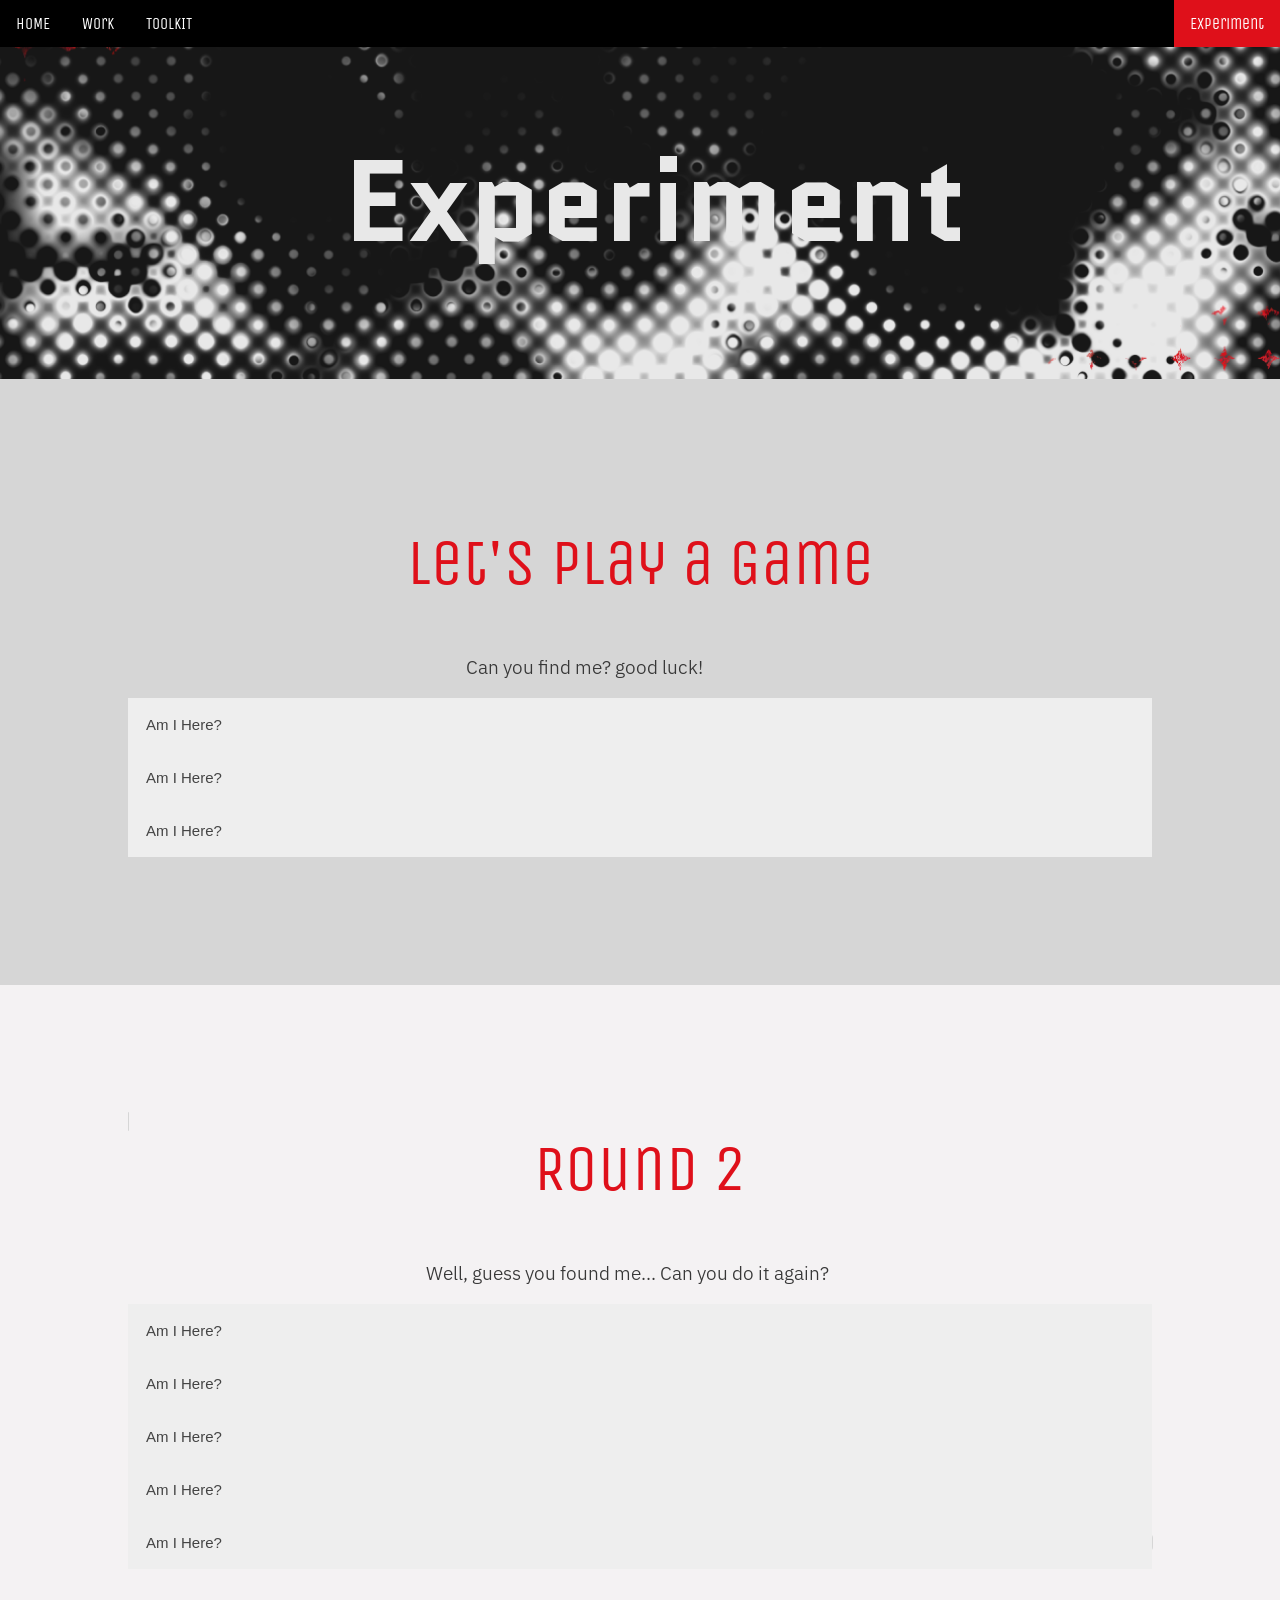
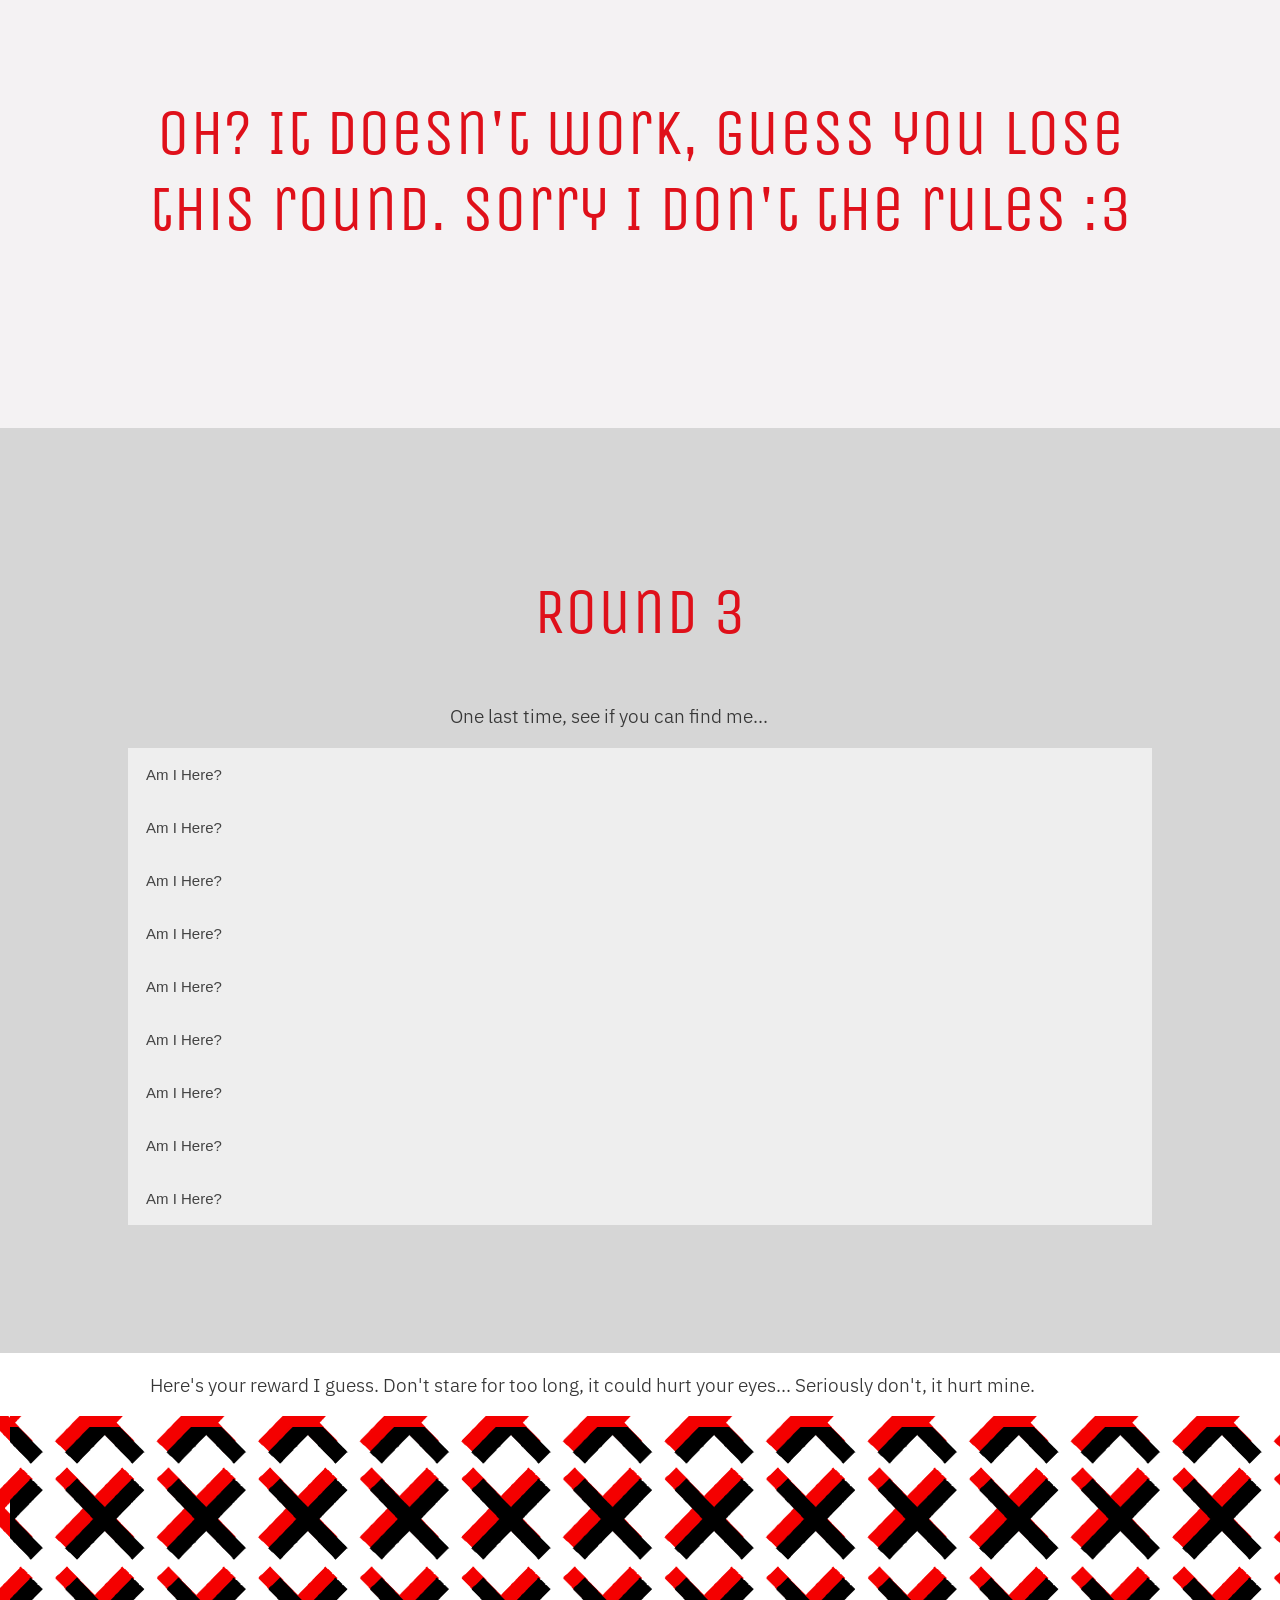
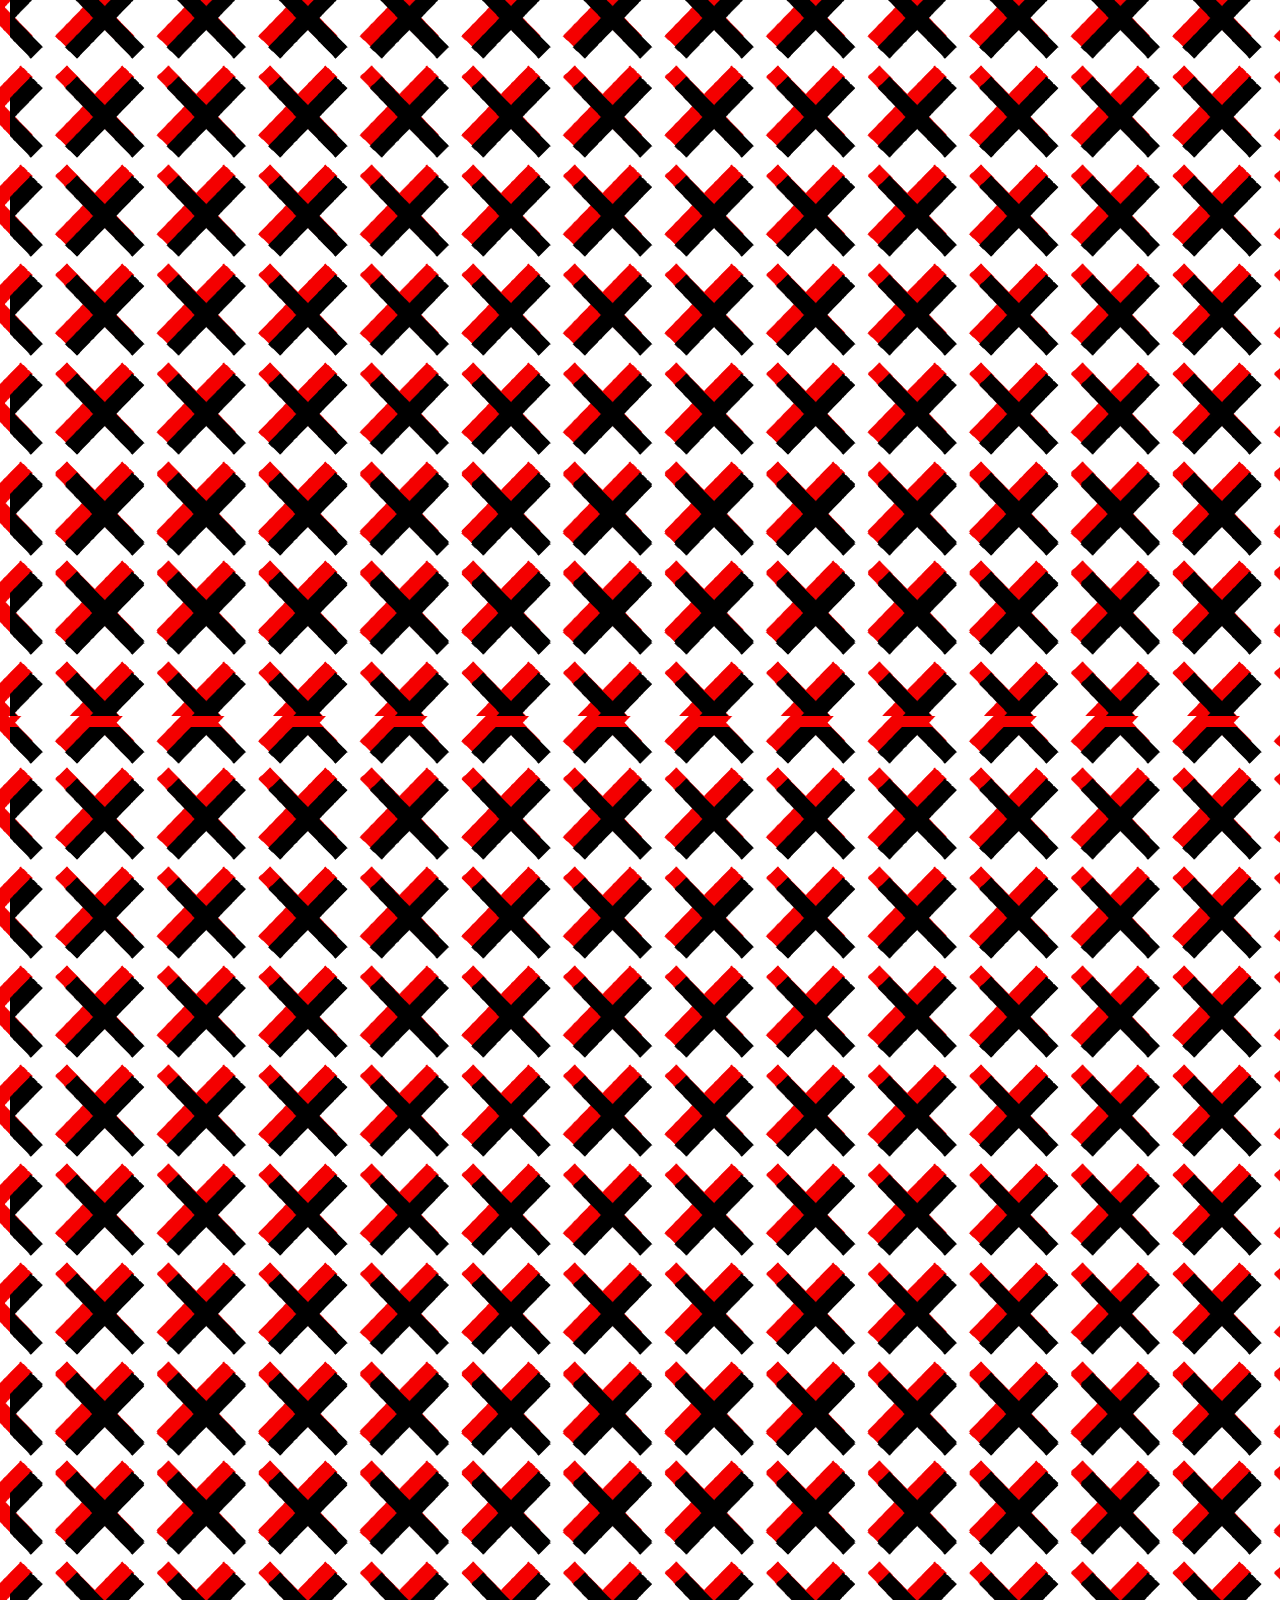
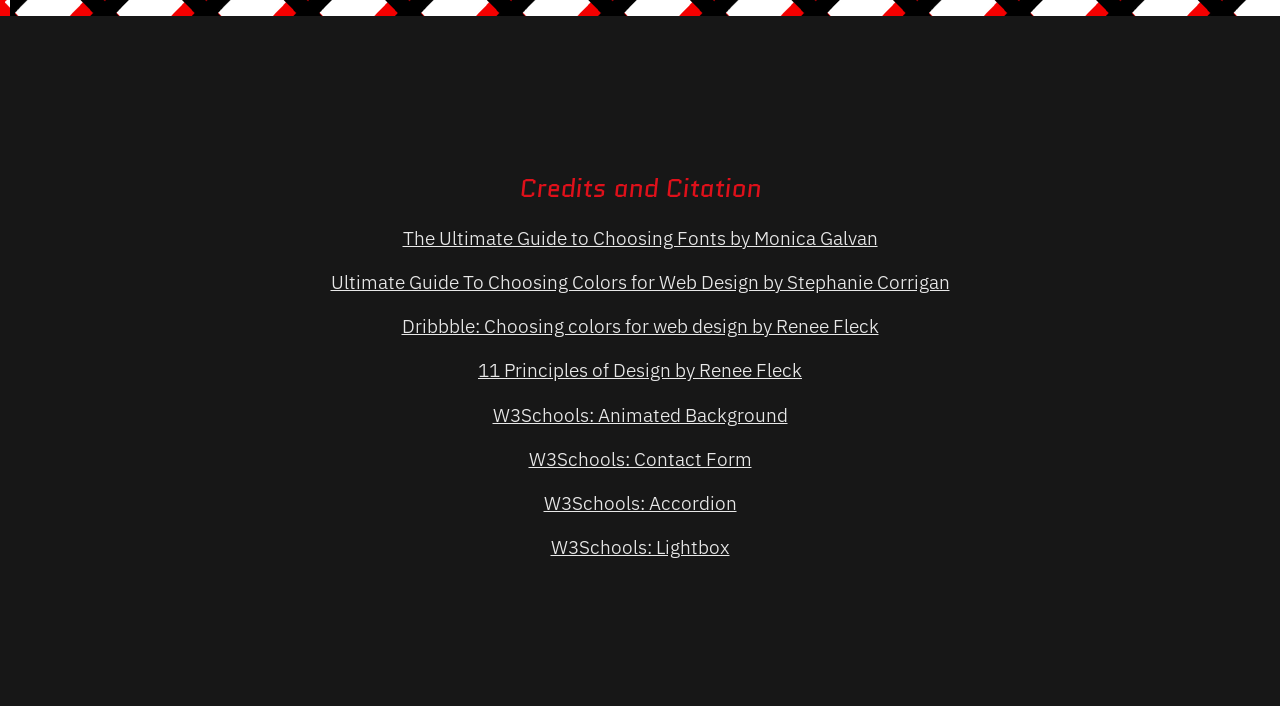
<file: experiments.html>
<!doctype html>
<html>
<head>
<meta charset="UTF-8">
<title>Portfolio</title>
<link href="CSSMANIFESTO.css" rel="stylesheet" type="text/css">
<link rel="preconnect" href="https://fonts.googleapis.com">
<link rel="preconnect" href="https://fonts.gstatic.com" crossorigin>
<link href="https://fonts.googleapis.com/css2?family=IBM+Plex+Sans:ital,wght@0,100..700;1,100..700&family=Quantico:ital,wght@0,400;0,700;1,400;1,700&family=Unica+One&display=swap" rel="stylesheet">
</head>

	
	
	
<body>
	
	<!--Top of about Section-->
<section class="hero">
	<ul class="topnav">
  <li><a  href="index.html">HOME</a></li>
  <li><a href="Portfolio.html">Work</a></li>
  <li><a href="Toolkit.html">TOOLKIT</a></li>
  <li class="right"><a class="active" href="experiments.html">Experiment</a></li>
</ul>
	<br><br>
	<br><br>
<h1 class="aboh1" >&nbsp;Experiment</h1>


</section>
	

<section class="typography"> 
<section id="typeSection">
	
<container class="container2">
	
<h2>Let's Play a Game</h2>
<p>&nbsp;&nbsp;&nbsp;&nbsp;&nbsp;&nbsp;&nbsp;&nbsp;&nbsp;&nbsp;&nbsp;&nbsp;&nbsp;&nbsp;&nbsp;&nbsp;&nbsp;&nbsp;&nbsp;&nbsp;&nbsp;&nbsp;&nbsp;&nbsp;&nbsp;&nbsp;&nbsp;&nbsp;&nbsp;&nbsp;&nbsp;&nbsp;&nbsp;&nbsp;&nbsp;&nbsp;&nbsp;&nbsp;&nbsp;&nbsp;&nbsp;&nbsp;&nbsp;&nbsp;&nbsp;&nbsp;&nbsp;&nbsp;&nbsp;&nbsp;&nbsp;&nbsp;&nbsp;&nbsp;&nbsp;&nbsp;&nbsp;&nbsp;&nbsp;&nbsp;&nbsp;&nbsp;&nbsp;&nbsp;&nbsp;&nbsp;&nbsp;&nbsp;&nbsp;&nbsp;&nbsp;&nbsp;Can you find me? good luck! </p>

<button class="accordion">Am I Here?</button>
<div class="panel">
  <p5>Really? The first option?</p5>
</div>

<button class="accordion">Am I Here?</button>
<div class="panel">
  <p5>Yay you found me! Next time it won't be easy.</p5>
</div>

<button class="accordion">Am I Here?</button>
<div class="panel">
  <p5>Nope :D </p5>
</div>

<script>
var acc = document.getElementsByClassName("accordion");
var i;

for (i = 0; i < acc.length; i++) {
  acc[i].addEventListener("click", function() {
    this.classList.toggle("active");
    var panel = this.nextElementSibling;
    if (panel.style.display === "block") {
      panel.style.display = "none";
    } else {
      panel.style.display = "block";
    }
  });
}
</script>	
	
</container>
	</section>
	</section>
	
	<section class="colordesign"> 
<container class="container2">
	
<h2>Round 2</h2>
<p> &nbsp;&nbsp;&nbsp;&nbsp;&nbsp;&nbsp;&nbsp;&nbsp;&nbsp;&nbsp;&nbsp;&nbsp;&nbsp;&nbsp;&nbsp;&nbsp;&nbsp;&nbsp;&nbsp;&nbsp;&nbsp;&nbsp;&nbsp;&nbsp;&nbsp;&nbsp;&nbsp;&nbsp;&nbsp;&nbsp;&nbsp;&nbsp;&nbsp;&nbsp;&nbsp;&nbsp;&nbsp;&nbsp;&nbsp;&nbsp;&nbsp;&nbsp;&nbsp;&nbsp;&nbsp;&nbsp;&nbsp;&nbsp;&nbsp;&nbsp;&nbsp;&nbsp;&nbsp;&nbsp;&nbsp;&nbsp;&nbsp;&nbsp;&nbsp;&nbsp;&nbsp;&nbsp;Well, guess you found me... Can you do it again?</p>

<button class="accordion">Am I Here? </button>
<div class="panel">
  <p5>Really? The first option again?</p5>
</div>

<button class="accordion">Am I Here?</button>
<div class="panel">
  <p5>Nope, try again! I hope you don't...</p5>
</div>

<button class="accordion">Am I Here?</button>
<div class="panel">
  <p5>Nope :D </p5>
</div>
	
<button class="accordion">Am I Here?</button>
<div class="panel">
  <p5> Aw, you found me again!</p5>
</div>
	
<button class="accordion">Am I Here?</button>
<div class="panel">
  <p5>Nope! Thankfully... </p5>
</div>
	
	
<script>
var acc = document.getElementsByClassName("accordion");
var i;

for (i = 0; i < acc.length; i++) {
  acc[i].addEventListener("click", function() {
    this.classList.toggle("active");
    var panel = this.nextElementSibling;
    if (panel.style.display === "block") {
      panel.style.display = "none";
    } else {
      panel.style.display = "block";
    }
  });
}
</script>	
	
</container>
		<br><br>
	<br><br>
	<br><br>
	<br><br>
	<h2> Oh? It doesn't work, guess you lose this round. Sorry I don't the rules :3</h2>
	</section>

	
	
	<section class="typography">  
<container class="container2">
	
<h2>Round 3</h2>
<p> &nbsp;&nbsp;&nbsp;&nbsp;&nbsp;&nbsp;&nbsp;&nbsp;&nbsp;&nbsp;&nbsp;&nbsp;&nbsp;&nbsp;&nbsp;&nbsp;&nbsp;&nbsp;&nbsp;&nbsp;&nbsp;&nbsp;&nbsp;&nbsp;&nbsp;&nbsp;&nbsp;&nbsp;&nbsp;&nbsp;&nbsp;&nbsp;&nbsp;&nbsp;&nbsp;&nbsp;&nbsp;&nbsp;&nbsp;&nbsp;&nbsp;&nbsp;&nbsp;&nbsp;&nbsp;&nbsp;&nbsp;&nbsp;&nbsp;&nbsp;&nbsp;&nbsp;&nbsp;&nbsp;&nbsp;&nbsp;&nbsp;&nbsp;&nbsp;&nbsp;&nbsp;&nbsp;&nbsp;&nbsp;&nbsp;&nbsp;&nbsp;&nbsp;One last time, see if you can find me... </p>

<button class="accordion">Am I Here? </button>
<div class="panel">
  <p5>Stop picking this one. For the last time, I'm not here!</p5>
</div>

<button class="accordion">Am I Here?</button>
<div class="panel">
  <p5>Wow... Not here.</p5>
</div>

<button class="accordion">Am I Here?</button>
<div class="panel">
  <p5>Try again! </p5>
</div>
	
<button class="accordion">Am I Here?</button>
<div class="panel">
  <p5> Tsk Tsk, not here. </p5>
</div>
	
<button class="accordion">Am I Here?</button>
<div class="panel">
  <p5>Are you even trying?</p5>
</div>
	
<button class="accordion">Am I Here?</button>
<div class="panel">
  <p5>Still not here. </p5>
</div>	
	
<button class="accordion">Am I Here?</button>
<div class="panel">
  <p5>Oh, you did it. Congratulation! I guess.</p5>
</div>
	
<button class="accordion">Am I Here?</button>
<div class="panel">
  <p5>NOPE!</p5>
</div>
	
<button class="accordion">Am I Here?</button>
<div class="panel">
  <p5>WROOOOOONG! </p5>
</div>
	
<script>
var acc = document.getElementsByClassName("accordion");
var i;

for (i = 0; i < acc.length; i++) {
  acc[i].addEventListener("click", function() {
    this.classList.toggle("active");
    var panel = this.nextElementSibling;
    if (panel.style.display === "block") {
      panel.style.display = "none";
    } else {
      panel.style.display = "block";
    }
  });
}
</script>	
	
</container>
	</section>

	

	
<section>
	<p>&nbsp;&nbsp;&nbsp;&nbsp;&nbsp;&nbsp;&nbsp;&nbsp;&nbsp;&nbsp;&nbsp;&nbsp;&nbsp;&nbsp;&nbsp;&nbsp;&nbsp;&nbsp;&nbsp;&nbsp;&nbsp;&nbsp;&nbsp;&nbsp;&nbsp;Here's your reward I guess. Don't stare for too long, it could hurt your eyes... Seriously don't, it hurt mine.</p>
<div class="moving-image-bg"></div>	

	
</section>
	
	
	
	
	
	


	
<section>
	
<div class="moving-image-bg"></div>	
	
	
	
</section>
		
			
	
	<footer class="footer">

   <h3>Credits and Citation</h3>
	
<p style="text-align:center"> <a href="https://www.flux-academy.com/blog/the-ultimate-guide-to-choosing-fonts" target="_blank">The Ultimate Guide to Choosing Fonts by Monica Galvan</a>  </p>
		
  		<p style="text-align:center">	<a href="https://www.flux-academy.com/blog/ultimate-guide-to-choosing-colors-for-web-design" target="_blank">Ultimate Guide To Choosing Colors for Web Design by Stephanie Corrigan</a> </p>
			
 		<p style="text-align:center">	<a href="https://dribbble.com/stories/2018/12/19/choosing-colors-for-web-design-a-practical-ui-color-application-guide" target="_blank">Dribbble: Choosing colors for web design by Renee Fleck</a> </p>
				
		<p style="text-align:center">	<a href="https://dribbble.com/resources/education/principles-of-design" target="_blank">11 Principles of Design by Renee Fleck</a> </p>
	
	<p style="text-align:center"> <a href="https://www.w3schools.com/cssref/pr_background-position.php" target="_blank">W3Schools: Animated Background</a>  </p>
	
	<p style="text-align: center">
        <a href="https://www.w3schools.com/howto/tryit.asp?filename=tryhow_css_contact_form" target="_blank">
            W3Schools: Contact Form </a> </p>
	<p style="text-align:center"> <a href="https://www.w3schools.com/howto/howto_js_accordion.asp" target="_blank">W3Schools: Accordion</a>  </p>
    <p style="text-align:center"> <a href="https://www.w3schools.com/howto/howto_js_lightbox.asp" target="_blank">W3Schools: Lightbox</a>  </p>
		
			
 		
	
		
</footer>
</body>
</html>
</file>
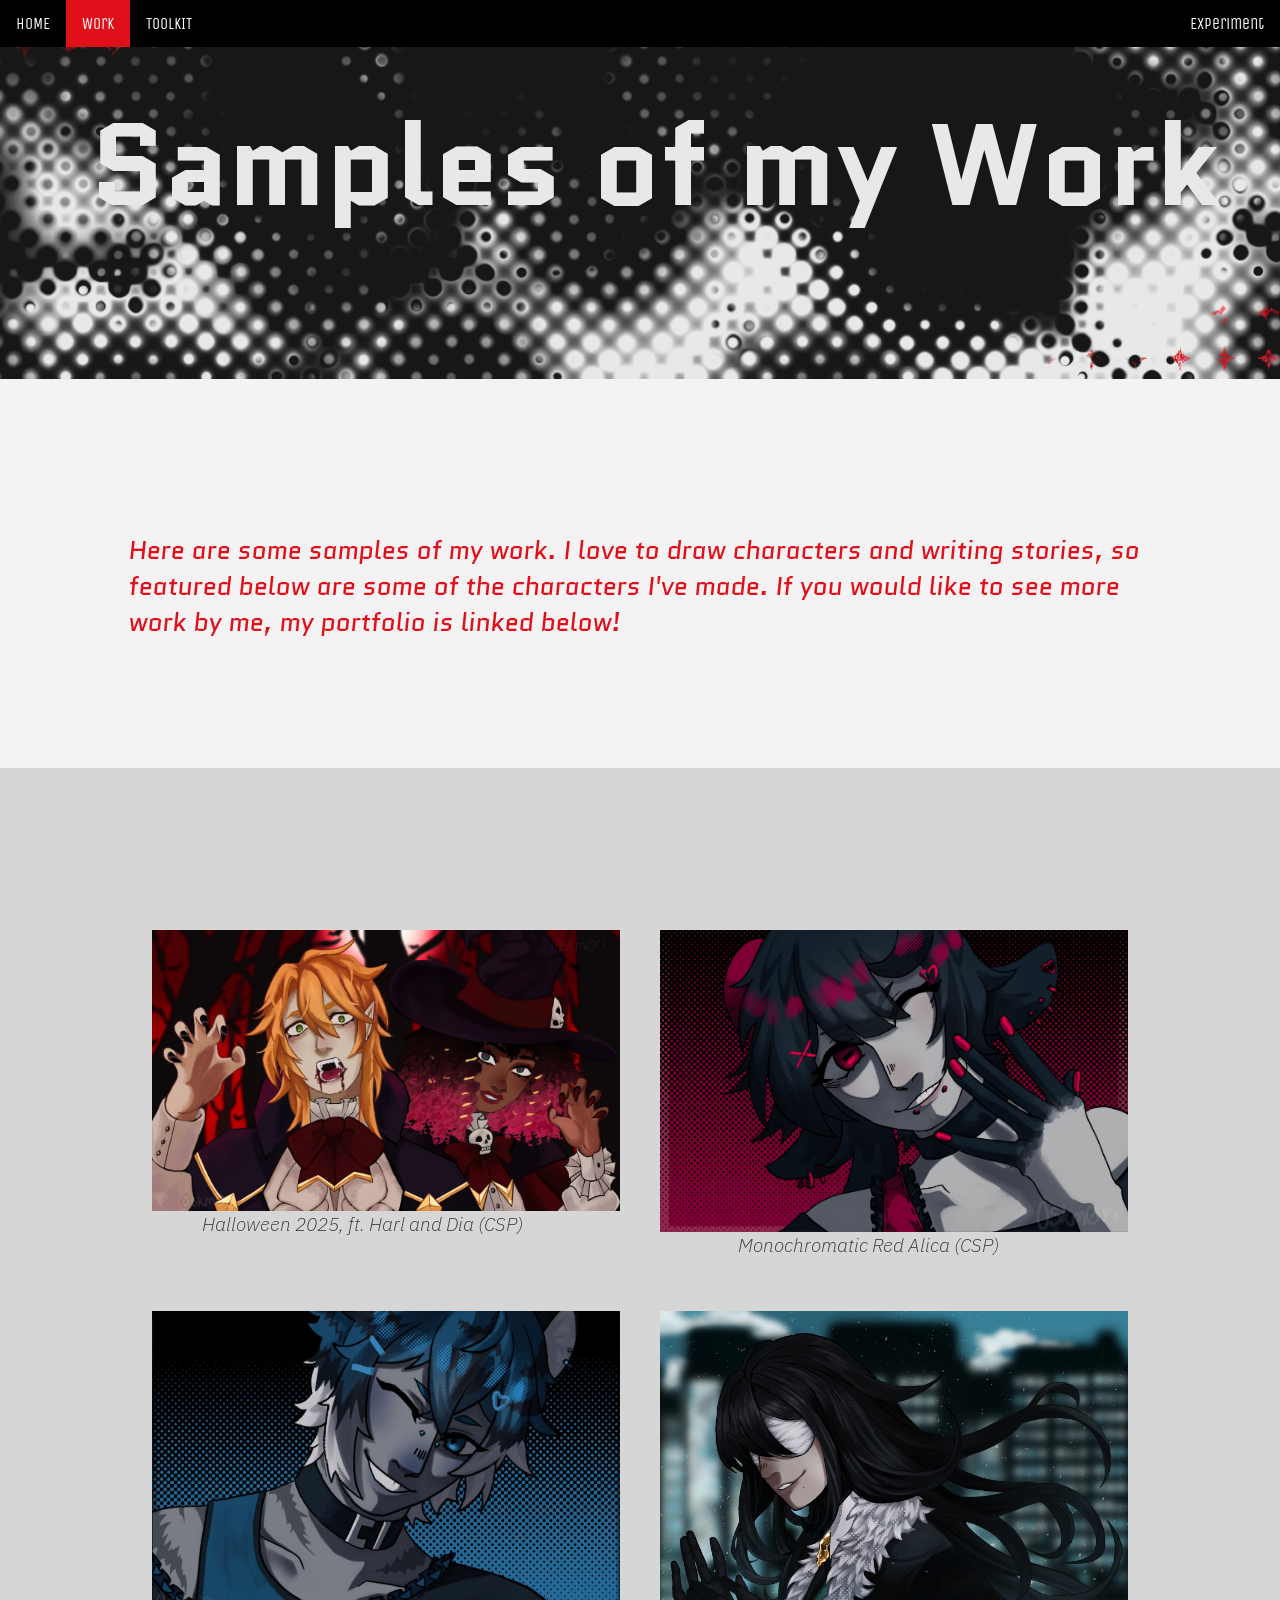
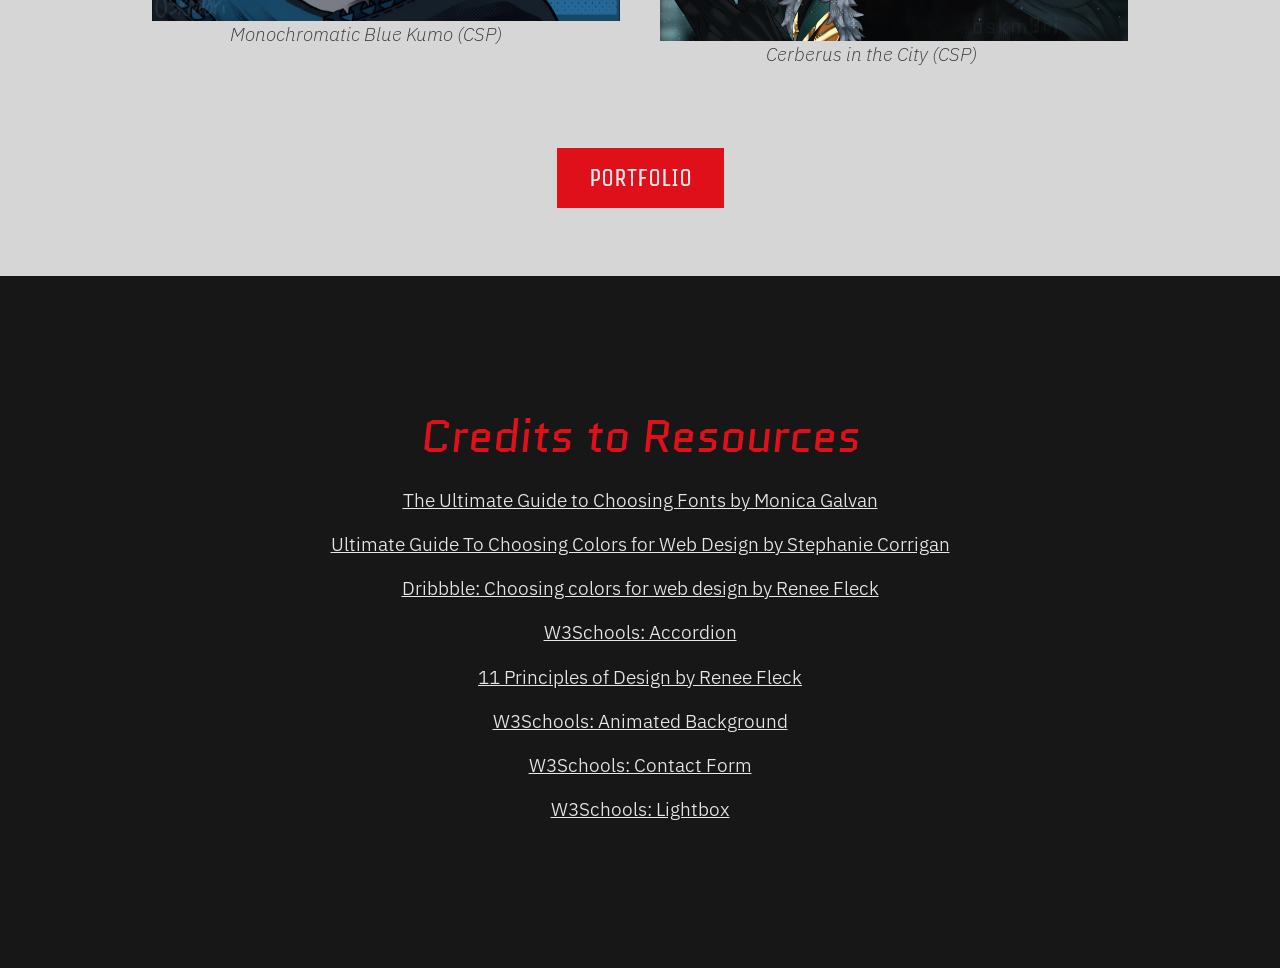
<file: Portfolio.html>
<!doctype html>
<html>
<head>
<meta charset="UTF-8">
<title>Portfolio</title>
<link href="CSSMANIFESTO.css" rel="stylesheet" type="text/css">
<link rel="preconnect" href="https://fonts.googleapis.com">
<link rel="preconnect" href="https://fonts.gstatic.com" crossorigin>
<link href="https://fonts.googleapis.com/css2?family=IBM+Plex+Sans:ital,wght@0,100..700;1,100..700&family=Quantico:ital,wght@0,400;0,700;1,400;1,700&family=Unica+One&display=swap" rel="stylesheet">
</head>

	

<body>
<section class="hero">
<ul class="topnav">
  <li><a href="index.html">HOME</a></li>
  <li><a class="active" href="Portfolio.html">Work</a></li>
  <li><a href="Toolkit.html">TOOLKIT</a></li>
  <li class="right"><a href="experiments.html">Experiment</a></li>
</ul>
	<br><br>

<h1 class="aboh1" >&nbsp;Samples of my Work</h1>
<br><br>
	

</section>
	
	<!--Top of portfolio Section-->
<section class="colordesign">
<section id="colorSection">
	
	
<h3>Here are some samples of my work. I love to draw characters and writing stories, so featured below are some of the characters I've made. If you would like to see more work by me, my portfolio is linked below! </h3>
	</section>
	</section>
			<section class="typography">
	<section id="typeSection">
	
	
    
<div class="row">
  <div class="column">
    <img src="IMG/Asingh3.jpg" style="width:100%" alt="Image shows original characters, Harl and Dia as a vampire and witch for Halloween." onclick="openModal();currentSlide(1)" class="hover-shadow cursor">
	<figcaption2>Halloween 2025, ft. Harl and Dia (CSP) </figcaption2>
  </div>
  <div class="column">
    <img src="IMG/Asingh2.jpg" style="width:100%" alt="Image shows original character Alica colored with monochromatic red style."  onclick="openModal();currentSlide(2)" class="hover-shadow cursor"> <figcaption2>&nbsp;&nbsp;&nbsp;&nbsp;&nbsp;&nbsp;&nbsp;Monochromatic Red Alica (CSP)</figcaption2>
  </div>
  <div class="column">
    <img src="IMG/Asingh4.png" style="width:100%" alt="Image shows original tiger character Kumo colored with monochromatic blue style." onclick="openModal();currentSlide(3)" class="hover-shadow cursor"><figcaption2>&nbsp;&nbsp;&nbsp;&nbsp;&nbsp;&nbsp;&nbsp;Monochromatic Blue Kumo (CSP)</figcaption2>
  </div>
  <div class="column">
    <img src="IMG/ASingh1.png" style="width:100%" alt="Image shows original character, Cerberus' human form walking through the city." onclick="openModal();currentSlide(4)" class="hover-shadow cursor"><figcaption2>&nbsp;&nbsp;&nbsp;&nbsp;&nbsp;&nbsp;&nbsp;&nbsp;&nbsp;&nbsp;&nbsp;&nbsp;&nbsp;&nbsp;Cerberus in the City (CSP)</figcaption2>
  </div>
</div>

<div id="myModal" class="modal">
  <span class="close cursor" onclick="closeModal()">&times;</span>
  <div class="modal-content">

    <div class="mySlides">
      <div class="numbertext">1 / 4</div>
      <img src="IMG/Asingh3.jpg" style="width:100%" alt="Image shows original characters, Harl and Dia as a vampire and witch for Halloween.">
    </div>

    <div class="mySlides">
      <div class="numbertext">2 / 4</div>
      <img src="IMG/Asingh2.jpg" style="width:100%" alt="Image shows original character Alica colored with monochromatic red style." >
    </div>

    <div class="mySlides">
      <div class="numbertext">3 / 4</div>
      <img src="IMG/Asingh4.png" style="width:100%" alt="Image shows original tiger character Kumo colored with monochromatic blue style.">
    </div>
    
    <div class="mySlides">
      <div class="numbertext">4 / 4</div>
      <img src="IMG/ASingh1.png" style="width:100%" alt="Image shows original character, Cerberus' human form walking through the city."> 
    </div>
    
    <a class="prev" onclick="plusSlides(-1)">&#10094;</a>
    <a class="next" onclick="plusSlides(1)">&#10095;</a>

    <div class="caption-container">
      <p id="caption"></p>
    </div>


    <div class="column">
      <img class="demo cursor" src="IMG/Asingh3.jpg" style="width:100%" onclick="currentSlide(1)">
    </div>
    <div class="column">
      <img class="demo cursor" src="IMG/Asingh2.jpg" style="width:100%" onclick="currentSlide(2)" >
    </div>
    <div class="column">
      <img class="demo cursor" src="IMG/Asingh4.png" style="width:100%" onclick="currentSlide(3)" >
    </div>
    <div class="column">
      <img class="demo cursor" src="IMG/ASingh1.png" style="width:100%" onclick="currentSlide(4)">
    </div>
  </div>
</div>

<script>
function openModal() {
  document.getElementById("myModal").style.display = "block";
}

function closeModal() {
  document.getElementById("myModal").style.display = "none";
}

var slideIndex = 1;
showSlides(slideIndex);

function plusSlides(n) {
  showSlides(slideIndex += n);
}

function currentSlide(n) {
  showSlides(slideIndex = n);
}

function showSlides(n) {
  var i;
  var slides = document.getElementsByClassName("mySlides");
  var dots = document.getElementsByClassName("demo");
  var captionText = document.getElementById("caption");
  if (n > slides.length) {slideIndex = 1}
  if (n < 1) {slideIndex = slides.length}
  for (i = 0; i < slides.length; i++) {
      slides[i].style.display = "none";
  }
  for (i = 0; i < dots.length; i++) {
      dots[i].className = dots[i].className.replace(" active", "");
  }
  slides[slideIndex-1].style.display = "block";
  dots[slideIndex-1].className += " active";
  captionText.innerHTML = dots[slideIndex-1].alt;
}
</script>
		
		
		
		
		<div class="center-box">
	
		
	<div class="center-box">	
	<a href="https://asinghportfolio.carrd.co/#" 
	   style="text-decoration: none" target="_blank" rel="noopener noreferrer" class="button2">PORTFOLIO</a>
	</div>
	
	
</div>
		
	</section>
	</section>
	
	
			
	<section class="footer">
	<footer>
	<fh3> Credits to Resources</fh3>
		
		
		
		<p style="text-align:center"> <a href="https://www.flux-academy.com/blog/the-ultimate-guide-to-choosing-fonts" target="_blank">The Ultimate Guide to Choosing Fonts by Monica Galvan</a>  </p>
		
  		<p style="text-align:center">	<a href="https://www.flux-academy.com/blog/ultimate-guide-to-choosing-colors-for-web-design" target="_blank">Ultimate Guide To Choosing Colors for Web Design by Stephanie Corrigan</a> </p>
			
 		<p style="text-align:center">	<a href="https://dribbble.com/stories/2018/12/19/choosing-colors-for-web-design-a-practical-ui-color-application-guide" target="_blank">Dribbble: Choosing colors for web design by Renee Fleck</a> </p>
				
		<p style="text-align:center"> <a href="https://www.w3schools.com/howto/howto_js_accordion.asp" target="_blank">W3Schools: Accordion</a>  </p>
		
		<p style="text-align:center">	<a href="https://dribbble.com/resources/education/principles-of-design" target="_blank">11 Principles of Design by Renee Fleck</a> </p>
	
	<p style="text-align:center"> <a href="https://www.w3schools.com/cssref/pr_background-position.php" target="_blank">W3Schools: Animated Background</a>  </p>
	
	<p style="text-align: center">
        <a href="https://www.w3schools.com/howto/tryit.asp?filename=tryhow_css_contact_form" target="_blank">
            W3Schools: Contact Form </a> </p>
	
    <p style="text-align:center"> <a href="https://www.w3schools.com/howto/howto_js_lightbox.asp" target="_blank">W3Schools: Lightbox</a>  </p>
	

		</footer>
	</section>
	

		
</body>
</html>
</file>
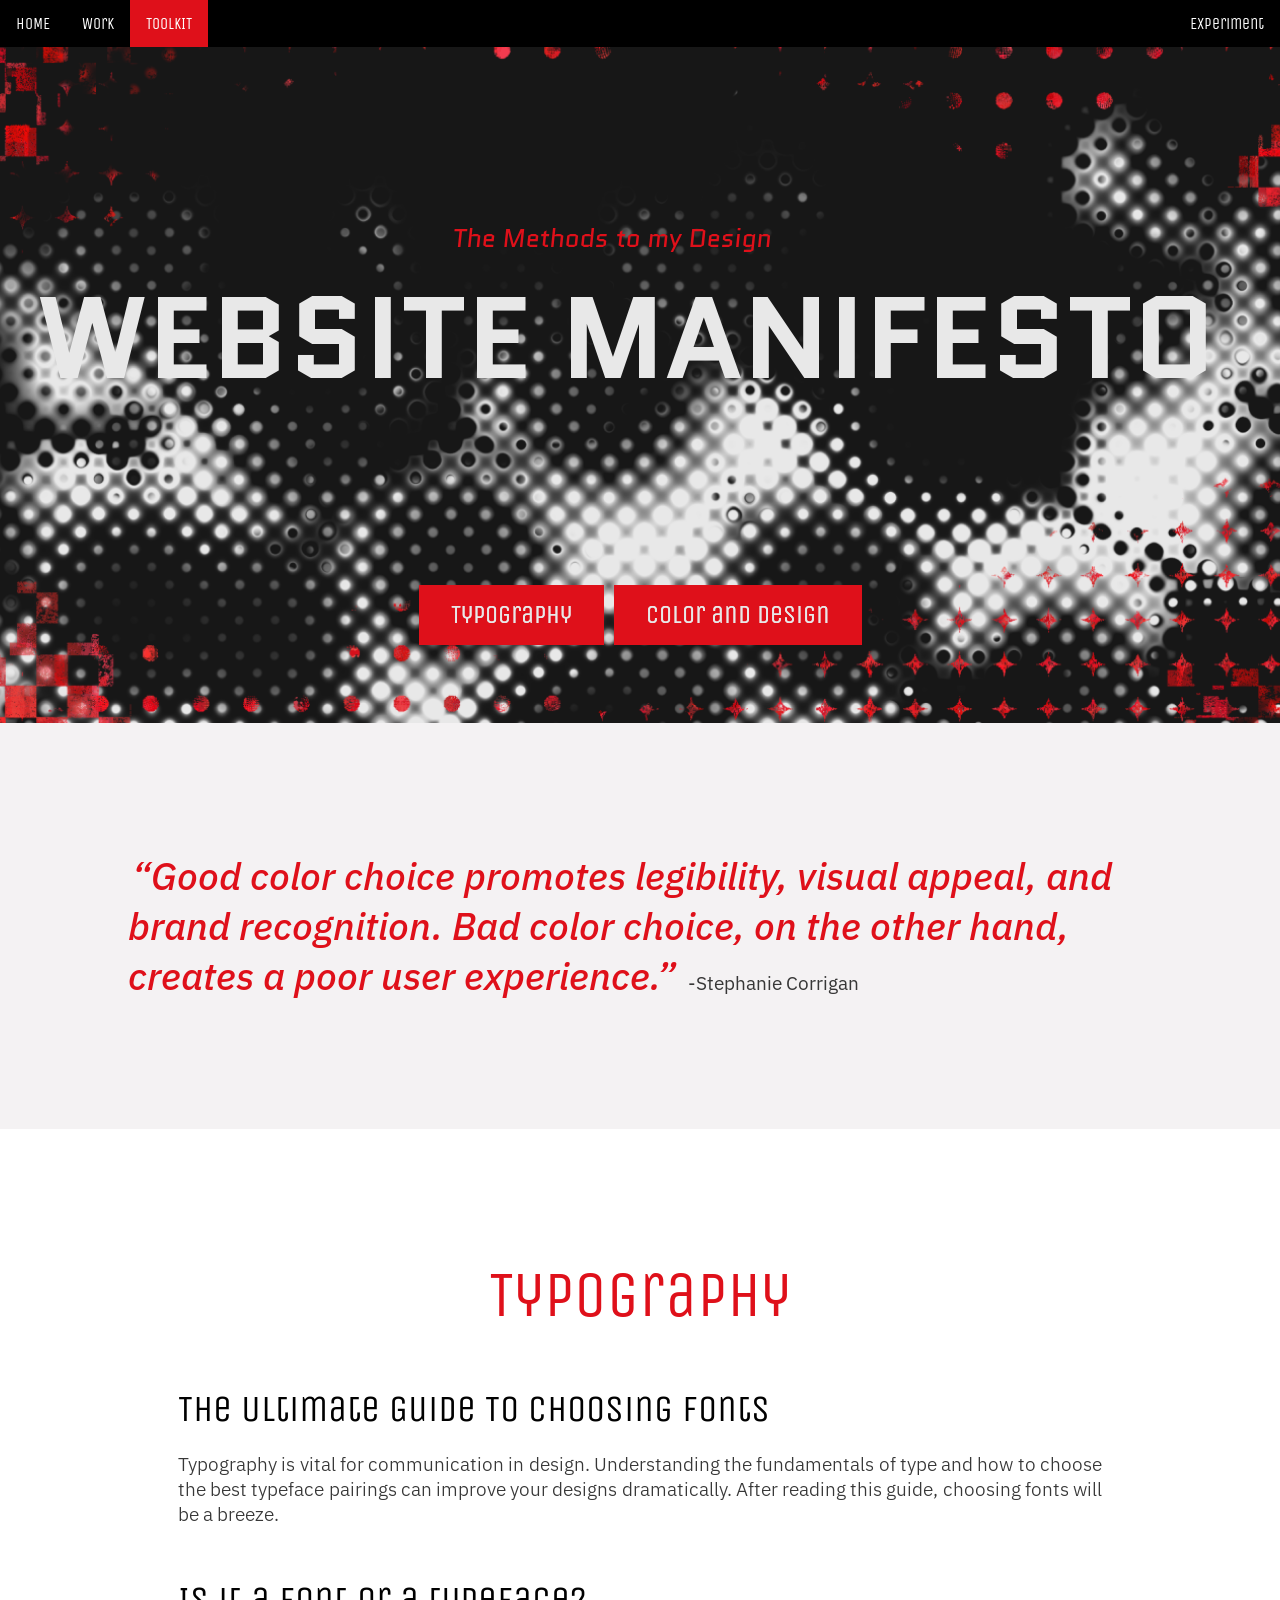
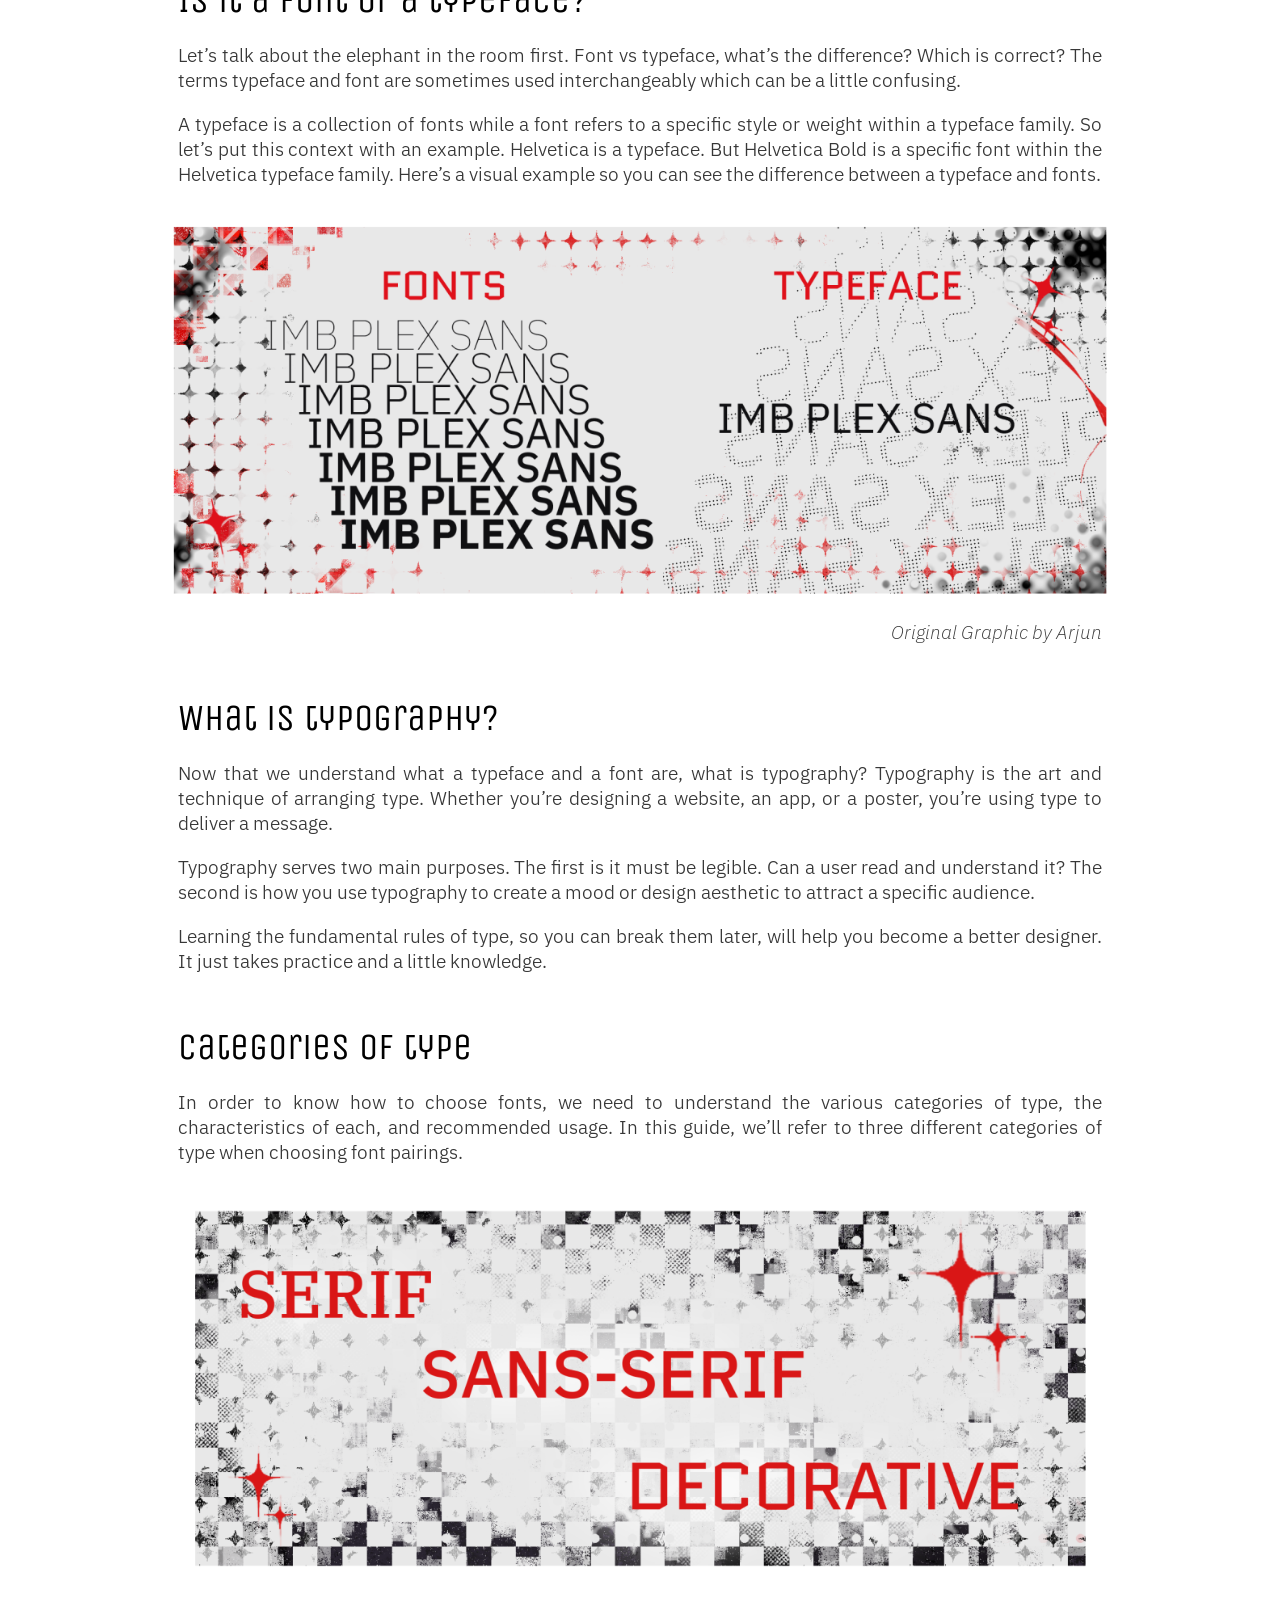
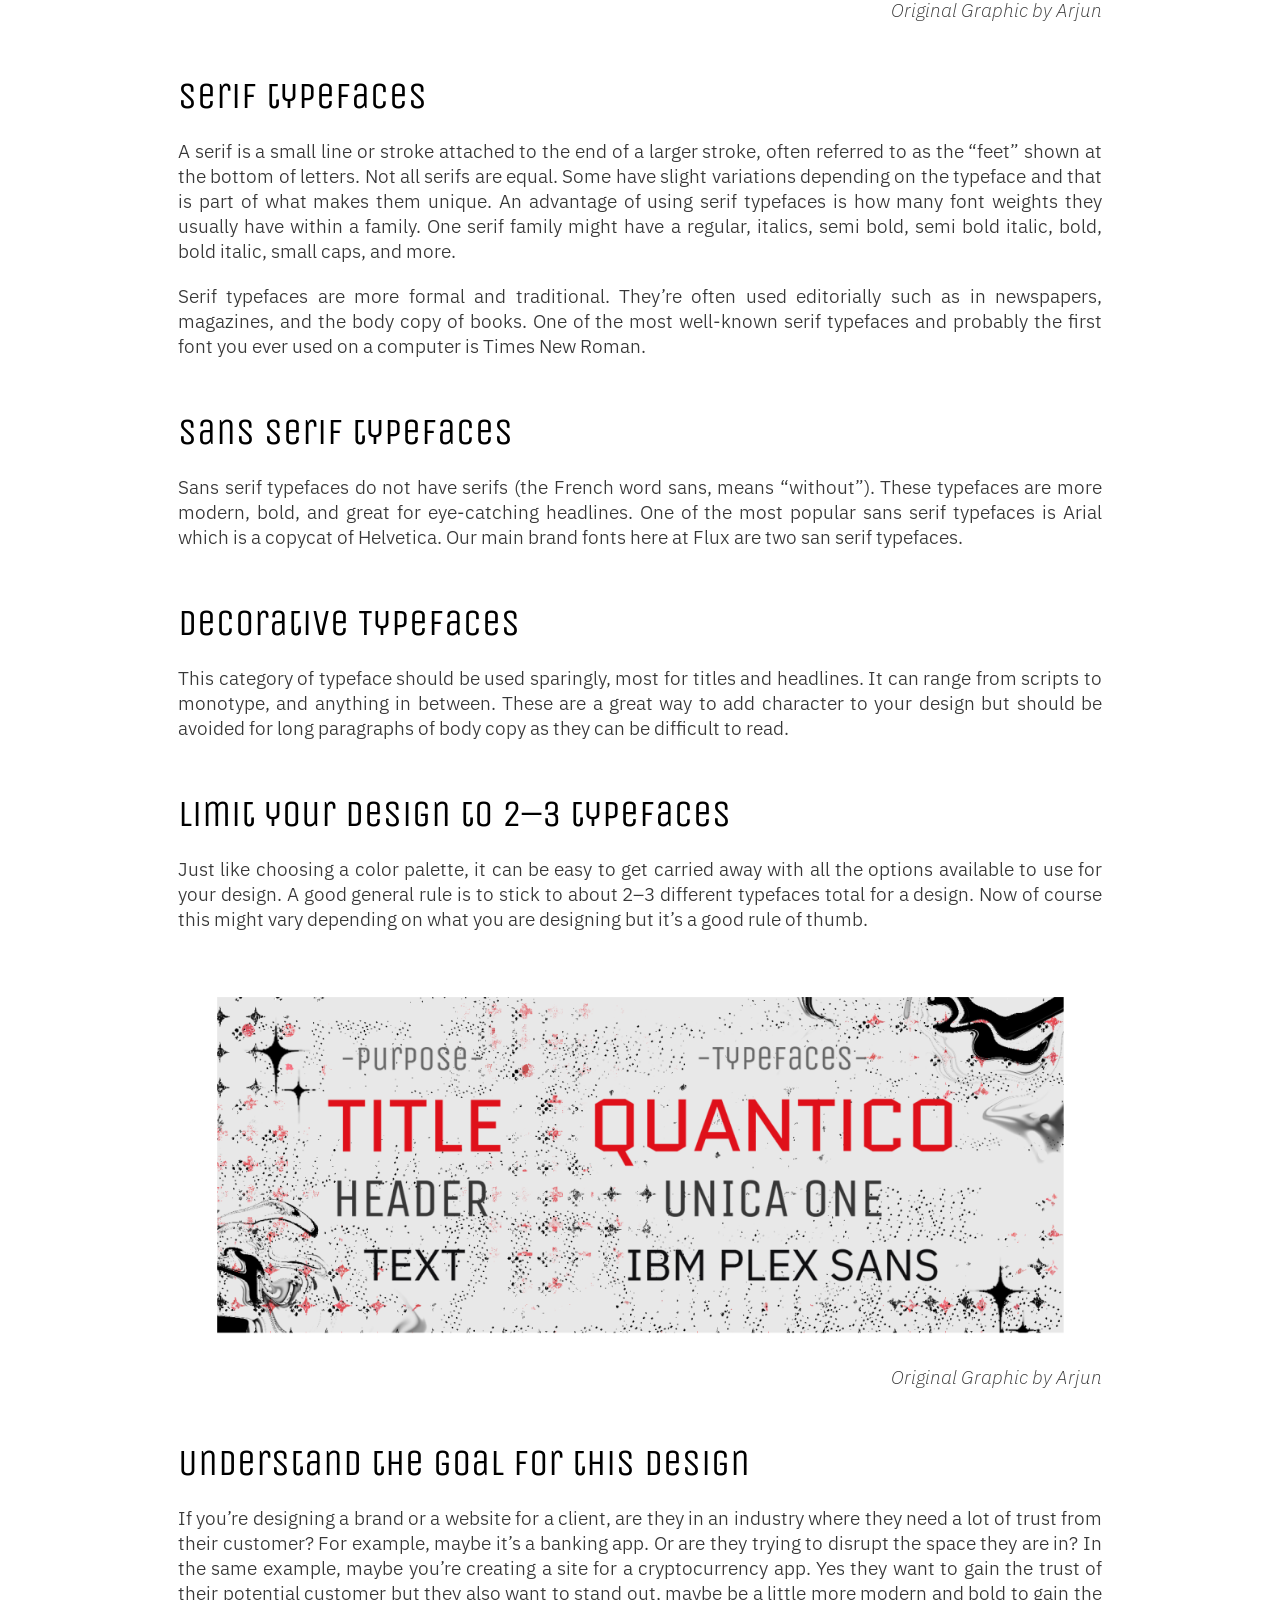
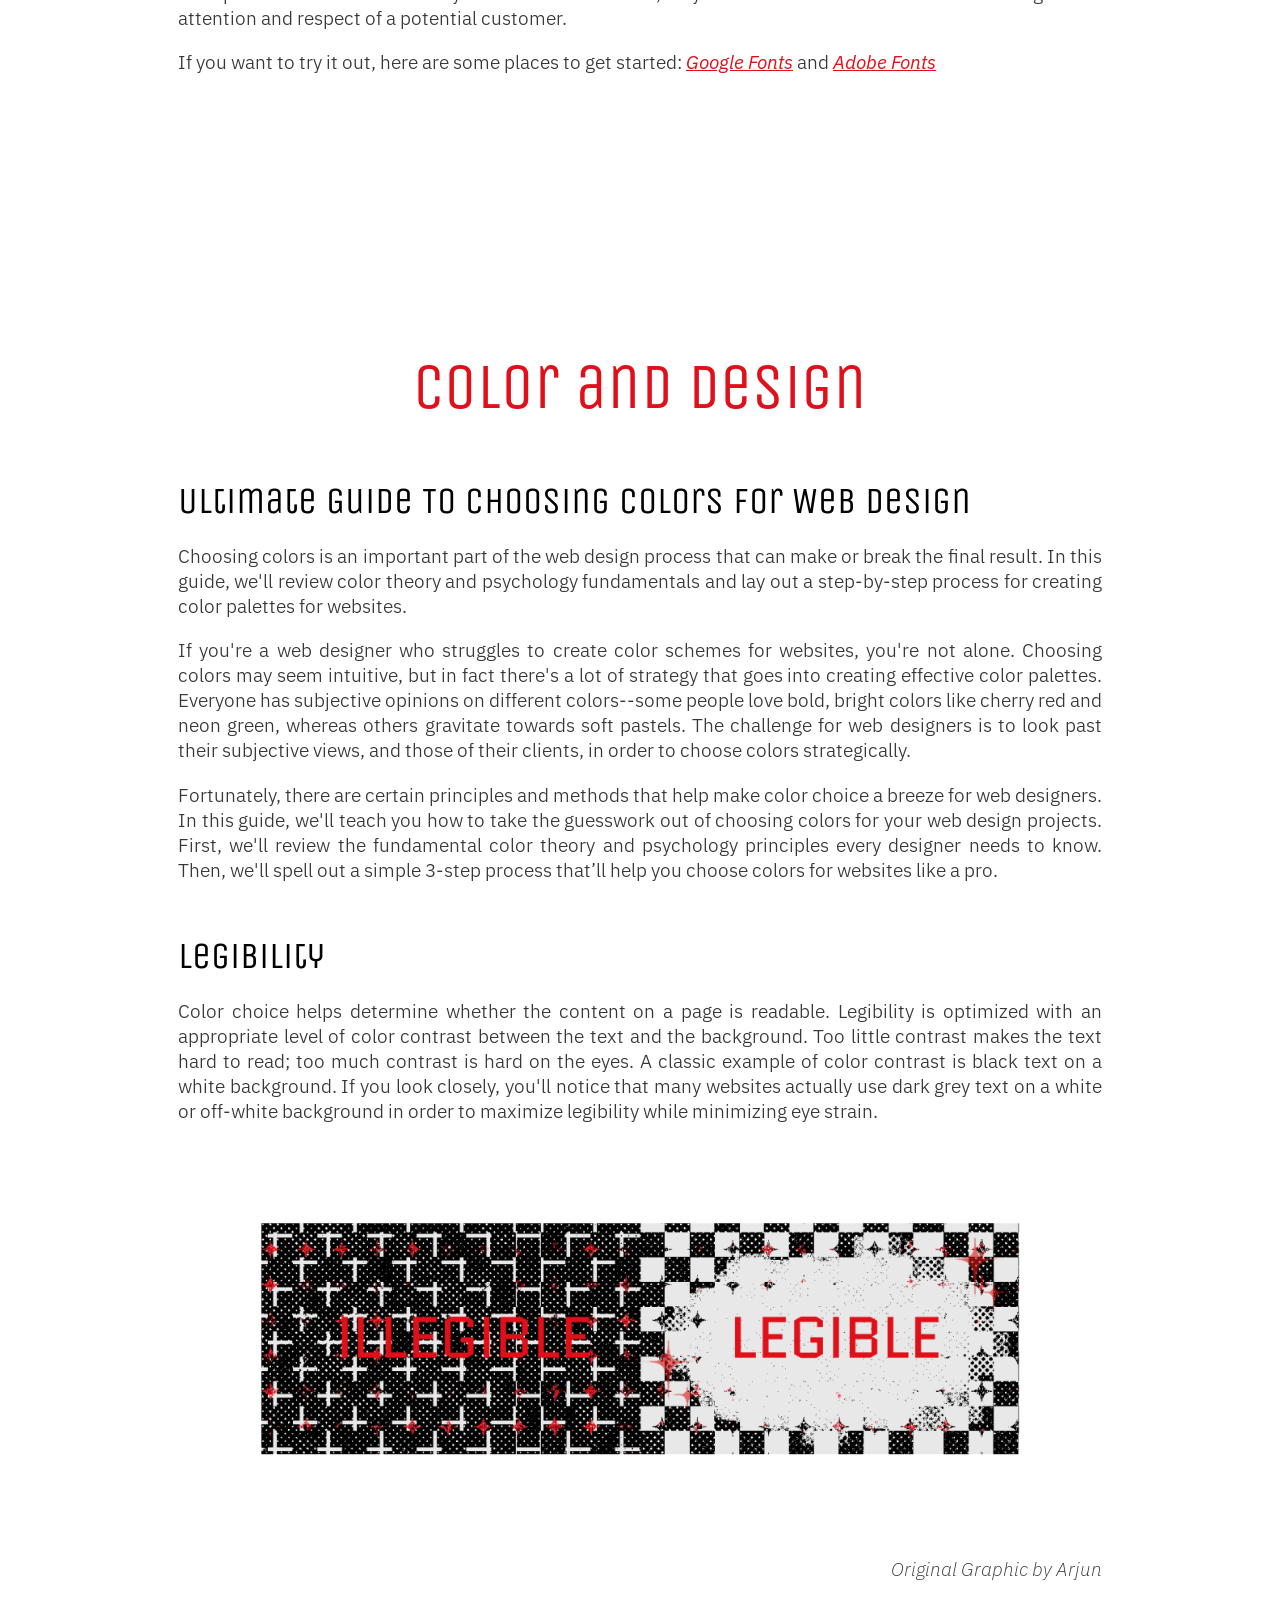
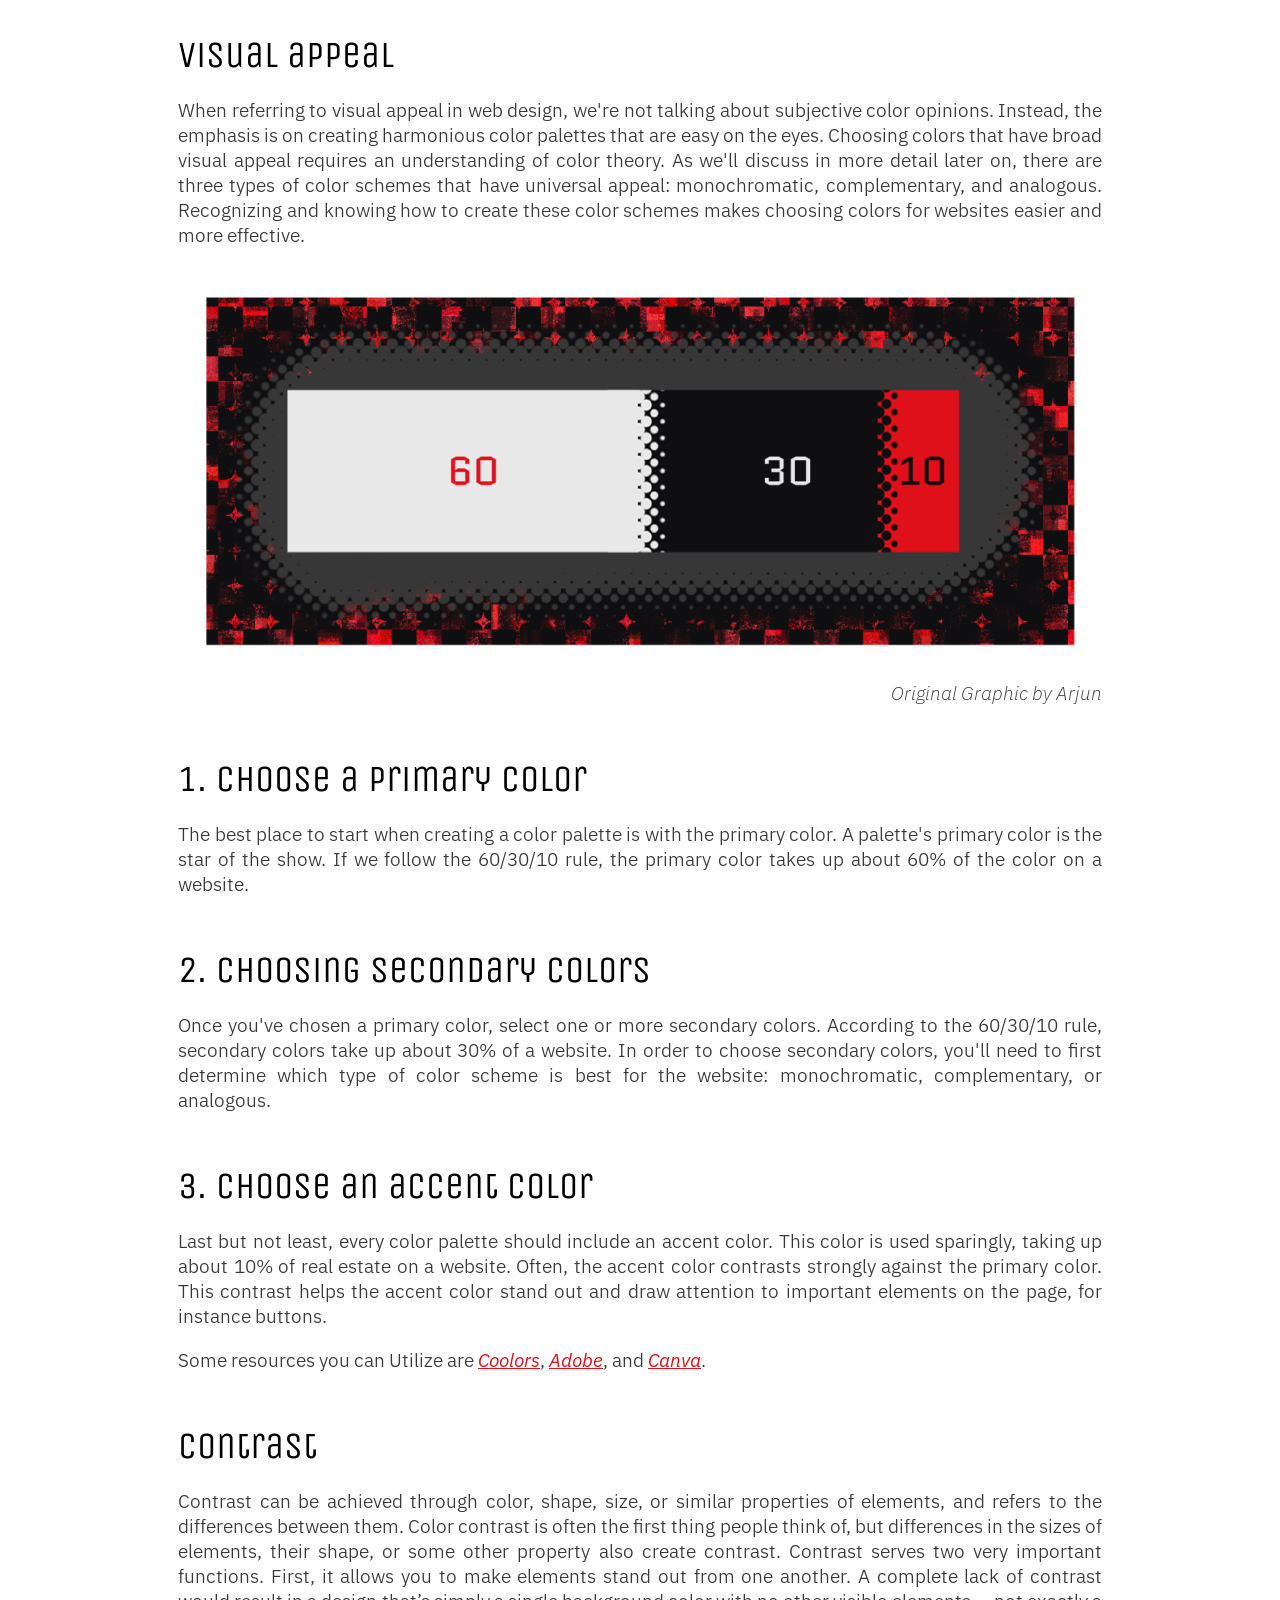
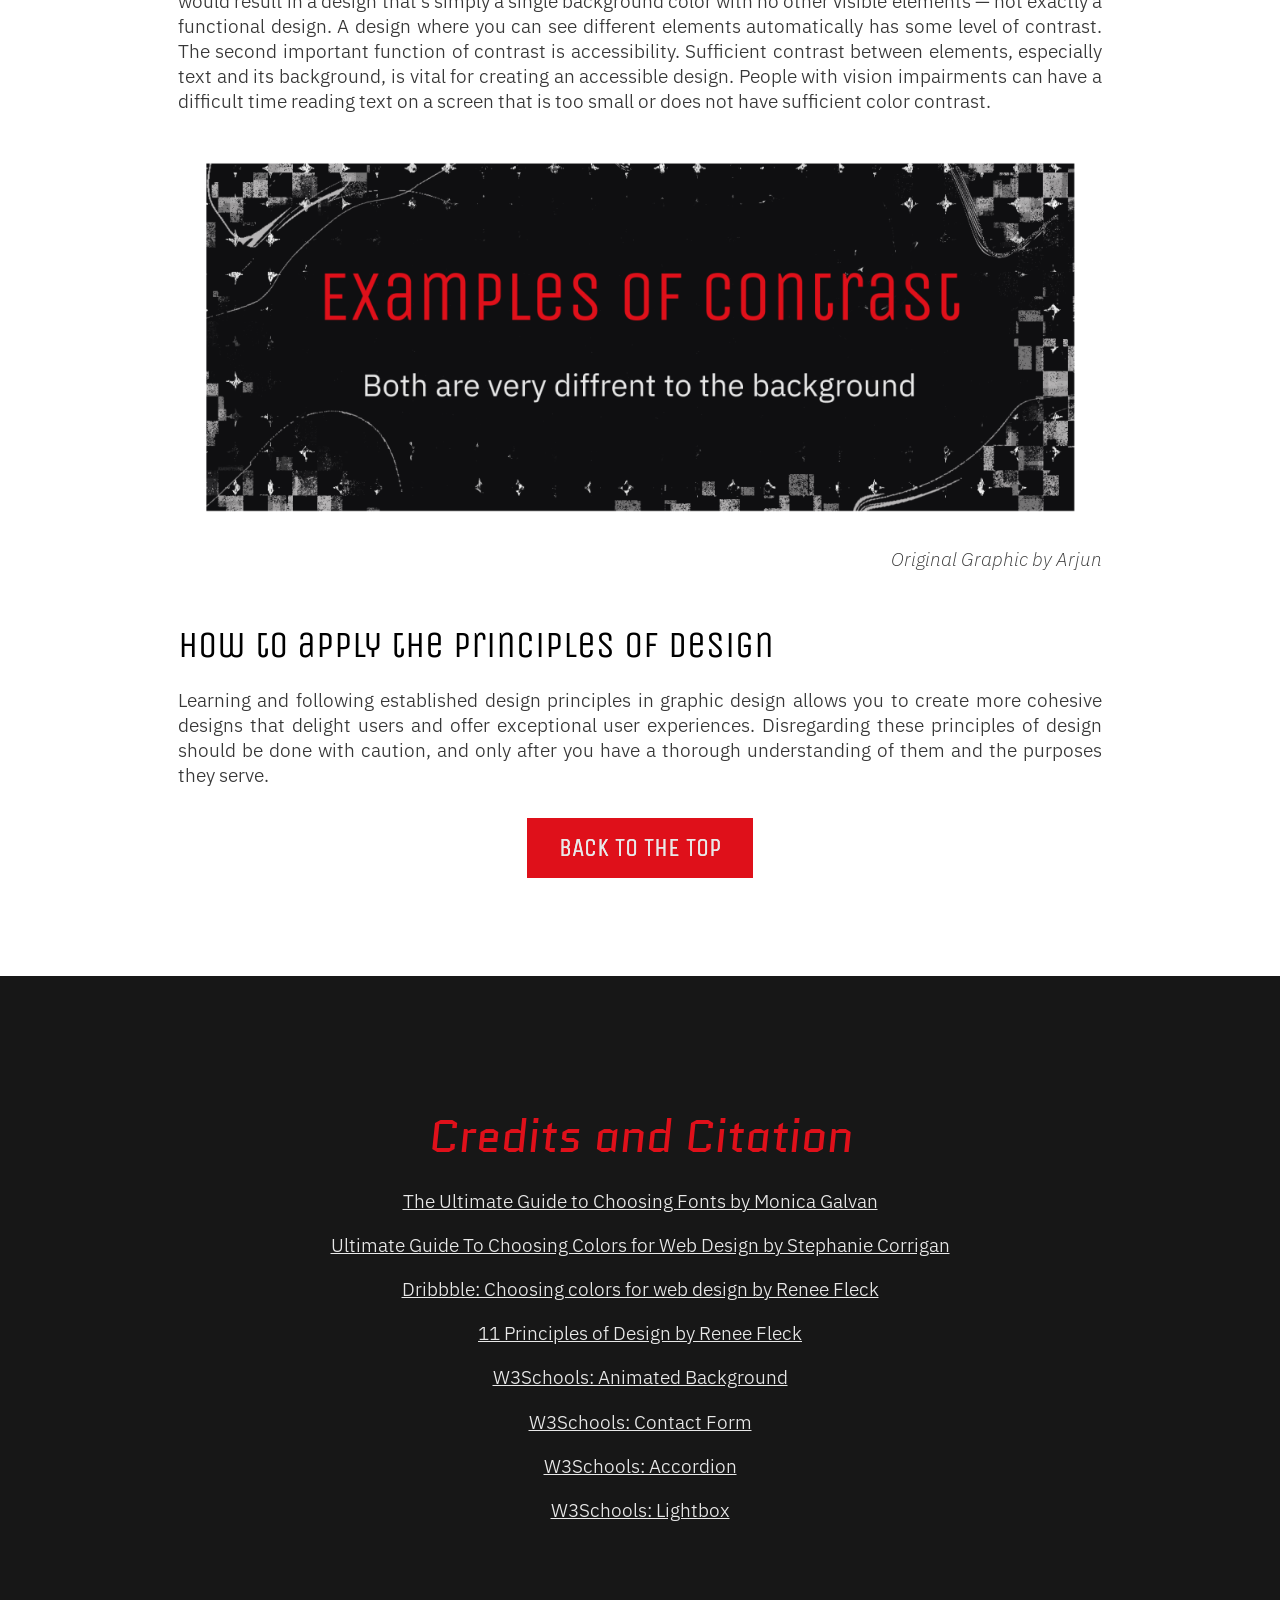
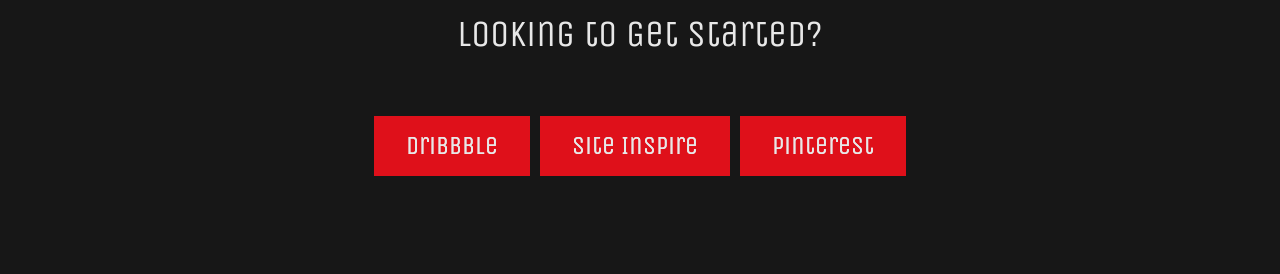
<file: Toolkit.html>
<!doctype html>
<html>
<head>
<meta charset="utf-8">
<title>WebsiteManifesto</title>
<link href="./CSSMANIFESTO.css" rel="stylesheet" type="text/css">
<link rel="preconnect" href="https://fonts.googleapis.com">
<link rel="preconnect" href="https://fonts.gstatic.com" crossorigin>
<link href="https://fonts.googleapis.com/css2?family=IBM+Plex+Sans:ital,wght@0,100..700;1,100..700&family=Quantico:ital,wght@0,400;0,700;1,400;1,700&family=Unica+One&display=swap" rel="stylesheet">
	
	<title>My Website</title>
</head>
	


<body>
	

<!--Hero Section-->
<section class="hero">
<section id="heroSection">
	<ul class="topnav">
  <li><a href="index.html">HOME</a></li>
  <li><a href="Portfolio.html">Work</a></li>
  <li><a class="active" href="Toolkit.html">TOOLKIT</a></li>
  <li class="right"><a href="experiments.html">Experiment</a></li>
</ul>
	<br><br>
	
	<br><br>
	<br><br>
	<br><br>
	
	<table> <tr style="margin-left: 20px; margin-bottom:-200px; height:10%">
		<td align="center">
		</td>
		<td align="center">
	<h3 >The Methods to my Design</h3>
	<h1 class="aboh1" >&nbsp;WEBSITE MANIFESTO</h1>
		</td> 
		<td align="center">
		</td>
		
		</tr>
	</table>

	
<div class="center-box">
	
		
	<a href="#typeSection" 
	   style="text-decoration: none" 
	   rel="noopener noreferrer" class="button">
		Typography</a>
	
		  
		
		 <a href="#colorSection" 
			style="text-decoration: none"
			rel="noopener noreferrer" class="button">
			 Color and Design</a>
	
</div>
	
	<br><br>
	<br><br>
	<br><br>

</section>
</section>
	
	
	<section class="quote">
	<section id="quoteSection">
	<q>Good color choice promotes legibility, visual appeal, and brand recognition. Bad color choice, on the other hand, creates a poor user experience.</q>
		
	<p1>-Stephanie Corrigan</p1>
		
	</section>
	</section>
	
	
	<!--Typography Section-->
	<section class="typography3">
	<section id="typeSection3">
		
	<h2>Typography</h2>
	
		
			<h4>The Ultimate Guide To Choosing Fonts</h4>
		<p>Typography is vital for communication in design. Understanding the fundamentals of type and how to choose the best typeface pairings can improve your designs dramatically. After reading this guide, choosing fonts will be a breeze.</p>
		
		<h4>Is it a font or a typeface?</h4>
		<p>Let’s talk about the elephant in the room first. Font vs typeface, what’s the difference? Which is correct? The terms typeface and font are sometimes used interchangeably which can be a little confusing.</p>

<p>A typeface is a collection of fonts while a font refers to a specific style or weight within a typeface family. So let’s put this context with an example. Helvetica is a typeface. But Helvetica Bold is a specific font within the Helvetica typeface family. Here’s a visual example so you can see the difference between a typeface and fonts.
</p>
		
						<img src="IMG/fontsvtype.png" alt="image showing difference in legibility" width="100%"/><figcaption>Original Graphic by Arjun</figcaption>

		
		<h4>What is typography?</h4>
		<p>Now that we understand what a typeface and a font are, what is typography? Typography is the art and technique of arranging type. Whether you’re designing a website, an app, or a poster, you’re using type to deliver a message.</p>

<p>Typography serves two main purposes. The first is it must be legible. Can a user read and understand it? The second is how you use typography to create a mood or design aesthetic to attract a specific audience.</p>

<p>Learning the fundamental rules of type, so you can break them later, will help you become a better designer. It just takes practice and a little knowledge.
</p>
		
		<h4>Categories of type
</h4>
		<p>In order to know how to choose fonts, we need to understand the various categories of type, the characteristics of each, and recommended usage. In this guide, we’ll refer to three different categories of type when choosing font pairings.

</p>
		<img src="IMG/difftype.png" alt="image showing difference types of font; Serif, Sans-serif, and Decorative " width="100%"/><figcaption>Original Graphic by Arjun</figcaption>
		
		<h4>Serif typefaces
</h4>
		<p>A serif is a small line or stroke attached to the end of a larger stroke, often referred to as the “feet” shown at the bottom of letters. Not all serifs are equal. Some have slight variations depending on the typeface and that is part of what makes them unique. An advantage of using serif typefaces is how many font weights they usually have within a family. One serif family might have a regular, italics, semi bold, semi bold italic, bold, bold italic, small caps, and more.

</p>
		<p>Serif typefaces are more formal and traditional. They’re often used editorially such as in newspapers, magazines, and the body copy of books. One of the most well-known serif typefaces and probably the first font you ever used on a computer is Times New Roman.

</p>
		<h4>Sans serif typefaces
</h4>
		<p>Sans serif typefaces do not have serifs (the French word sans, means “without”). These typefaces are more modern, bold, and great for eye-catching headlines. One of the most popular sans serif typefaces is Arial which is a copycat of Helvetica. Our main brand fonts here at Flux are two san serif typefaces.

</p>
		<h4>Decorative Typefaces
</h4>
		<p>This category of typeface should be used sparingly, most for titles and headlines. It can range from scripts to monotype, and anything in between. These are a great way to add character to your design but should be avoided for long paragraphs of body copy as they can be difficult to read.

</p>

		<h4>Limit your design to 2–3 typefaces
</h4>
		<p>Just like choosing a color palette, it can be easy to get carried away with all the options available to use for your design. A good general rule is to stick to about 2–3 different typefaces total for a design. Now of course this might vary depending on what you are designing but it’s a good rule of thumb.
		
</p>
	<img src="IMG/purpose.png" alt="image showing font pairing (Title-Quantico, Header-Unica One, Text-IBM PLEX SANS) " width="100%"/><figcaption>Original Graphic by Arjun</figcaption>
	
		<h4>Understand the goal for this design

</h4>
		<p>If you’re designing a brand or a website for a client, are they in an industry where they need a lot of trust from their customer? For example, maybe it’s a banking app. Or are they trying to disrupt the space they are in? In the same example, maybe you’re creating a site for a cryptocurrency app. Yes they want to gain the trust of their potential customer but they also want to stand out, maybe be a little more modern and bold to gain the attention and respect of a potential customer.</p>
		
		<p>If you want to try it out, here are some places to get started: <a href="https://fonts.google.com/" target="_blank" class="special-link" >Google Fonts</a> and <a href="https://fonts.adobe.com/"  target="_blank" class="special-link" >Adobe Fonts</a> </p>

	</section>
		</section>
		<!--Typography Section-->
	<section class="colordesign3">
		<section id="colorSection">
	
	<h2>Color and Design</h2>
		<h4>Ultimate Guide To Choosing Colors for Web Design</h4>
		
			<p>Choosing colors is an important part of the web design process that can make or break the final result. In this guide, we'll review color theory and psychology fundamentals and lay out a step-by-step process for creating color palettes for websites.</p>
		
			<p>If you're a web designer who struggles to create color schemes for websites, you're not alone. Choosing colors may seem intuitive, but in fact there's a lot of strategy that goes into creating effective color palettes. Everyone has subjective opinions on different colors--some people love bold, bright colors like cherry red and neon green, whereas others gravitate towards soft pastels. The challenge for web designers is to look past their subjective views, and those of their clients, in order to choose colors strategically.</p>
		
			<p>Fortunately, there are certain principles and methods that help make color choice a breeze for web designers. In this guide, we'll teach you how to take the guesswork out of choosing colors for your web design projects. First, we'll review the fundamental color theory and psychology principles every designer needs to know. Then, we'll spell out a simple 3-step process that’ll help you choose colors for websites like a pro.</p>
				
		
		<h4>Legibility</h4>
		
			<p>Color choice helps determine whether the content on a page is readable. Legibility is optimized with an appropriate level of color contrast between the text and the background. Too little contrast makes the text hard to read; too much contrast is hard on the eyes. A classic example of color contrast is black text on a white background. If you look closely, you'll notice that many websites actually use dark grey text on a white or off-white background in order to maximize legibility while minimizing eye strain.</p>
		
				<img src="IMG/legibility.png" alt="image showing difference in legibility" width="100%"/><figcaption>Original Graphic by Arjun</figcaption>
	
		
		<h4>Visual appeal</h4>
		
			<p>When referring to visual appeal in web design, we're not talking about subjective color opinions. Instead, the emphasis is on creating harmonious color palettes that are easy on the eyes. Choosing colors that have broad visual appeal requires an understanding of color theory. As we'll discuss in more detail later on, there are three types of color schemes that have universal appeal: monochromatic, complementary, and analogous. Recognizing and knowing how to create these color schemes makes choosing colors for websites easier and more effective.</p>
		
		<img src="IMG/603010.png" alt="image showing an example of the 60-30-10 rule" width="100%"/><figcaption>Original Graphic by Arjun</figcaption>

		<h4>1. Choose a primary color</h4>
		<p>The best place to start when creating a color palette is with the primary color. A palette's primary color is the star of the show. If we follow the 60/30/10 rule, the primary color takes up about 60% of the color on a website.
</p>
		
		
		
		<h4>2. Choosing secondary colors
</h4>
		<p>Once you've chosen a primary color, select one or more secondary colors. According to the 60/30/10 rule, secondary colors take up about 30% of a website. In order to choose secondary colors, you'll need to first determine which type of color scheme is best for the website: monochromatic, complementary, or analogous.
</p>

		
		<h4>3. Choose an accent color
</h4>
		<p>Last but not least, every color palette should include an accent color. This color is used sparingly, taking up about 10% of real estate on a website. Often, the accent color contrasts strongly against the primary color. This contrast helps the accent color stand out and draw attention to important elements on the page, for instance buttons.
</p>
		
		<p>Some resources you can Utilize are <a href="https://coolors.co/" target="_blank" class="special-link" >Coolors</a>, <a href="https://color.adobe.com/"  target="_blank" class="special-link" >Adobe</a>, and <a href="https://www.canva.com/colors/color-palette-generator/" target="_blank" class="special-link" >Canva</a>. </p>
		
		
		<h4>Contrast
		
</h4>
		
		
		<p>Contrast can be achieved through color, shape, size, or similar properties of elements, and refers to the differences between them. Color contrast is often the first thing people think of, but differences in the sizes of elements, their shape, or some other property also create contrast.

Contrast serves two very important functions. First, it allows you to make elements stand out from one another. A complete lack of contrast would result in a design that’s simply a single background color with no other visible elements — not exactly a functional design. A design where you can see different elements automatically has some level of contrast.

The second important function of contrast is accessibility. Sufficient contrast between elements, especially text and its background, is vital for creating an accessible design. People with vision impairments can have a difficult time reading text on a screen that is too small or does not have sufficient color contrast.</p>
		<img src="IMG/contrast.png" alt="image showing an example of contrast between text and background" width="100%"/><figcaption>Original Graphic by Arjun</figcaption>
		
		<h4>How to apply the principles of design</h4>
		
<p>Learning and following established design principles in graphic design allows you to create more cohesive designs that delight users and offer exceptional user experiences.

Disregarding these principles of design should be done with caution, and only after you have a thorough understanding of them and the purposes they serve.</p>

		<div class="center-box">

			
	<a href="#heroSection" style="text-decoration: none" class="button" >BACK TO THE TOP</a>
	
		
		</div>
		
		</section>
	</section>
	
	<section class="footer">
	<footer>
		<fh3>Credits and Citation</fh3>
		
		
  		<p style="text-align:center"> <a href="https://www.flux-academy.com/blog/the-ultimate-guide-to-choosing-fonts" target="_blank">The Ultimate Guide to Choosing Fonts by Monica Galvan</a>  </p>
		
  		<p style="text-align:center">	<a href="https://www.flux-academy.com/blog/ultimate-guide-to-choosing-colors-for-web-design" target="_blank">Ultimate Guide To Choosing Colors for Web Design by Stephanie Corrigan</a> </p>
			
 		<p style="text-align:center">	<a href="https://dribbble.com/stories/2018/12/19/choosing-colors-for-web-design-a-practical-ui-color-application-guide" target="_blank">Dribbble: Choosing colors for web design by Renee Fleck</a> </p>
				
		<p style="text-align:center">	<a href="https://dribbble.com/resources/education/principles-of-design" target="_blank">11 Principles of Design by Renee Fleck</a> </p>
	
	<p style="text-align:center"> <a href="https://www.w3schools.com/cssref/pr_background-position.php" target="_blank">W3Schools: Animated Background</a>  </p>
	
	<p style="text-align: center">
        <a href="https://www.w3schools.com/howto/tryit.asp?filename=tryhow_css_contact_form" target="_blank">
            W3Schools: Contact Form </a> </p>
		<p style="text-align:center"> <a href="https://www.w3schools.com/howto/howto_js_accordion.asp" target="_blank">W3Schools: Accordion</a>  </p>
	
    <p style="text-align:center"> <a href="https://www.w3schools.com/howto/howto_js_lightbox.asp" target="_blank">W3Schools: Lightbox</a>  </p>
 		
		<h6>Looking to Get Started?</h6>
		
		
	<div class="center-box">
	
		 <a href="https://dribbble.com/tags/web-design" target="_blank" style="text-decoration: none" rel="noopener noreferrer" class="button2">Dribbble</a>
	
	
	
		 <a href="https://www.siteinspire.com" target="_blank" style="text-decoration: none" rel="noopener noreferrer" class="button2">Site Inspire</a>
	
	
	
		 <a href="https://www.pinterest.com" target="_blank" style="text-decoration: none" rel="noopener noreferrer" class="button2">Pinterest</a>
	
		</div>
	

	</footer>
	</section>
	
</body>
</html>
</file>
<file: CSSMANIFESTO.css>
@charset "utf-8";

html, body {
  height: 100%;
  margin: 0;
}

body {
  display: flex;
  flex-direction: column;
  min-height: 100vh;
}

main {
  flex: 1;
}

.hero {
	background-image: url("IMG/Herobg.png");
	background-size:cover;
	background-position: center center;
	background-repeat: no-repeat;
	width: 100%;
	height: 1000px;	
	align: center;
}

.forh1{
  font-family: "Quantico", sans-serif;
  font-weight: 800;
  font-style: normal;
	font-size: 9vw;
	color:#DF101A;
	text-align: center;
	margin-top: 0;
	margin-left: auto;
	padding-left:20px; 
}
.aboh1{
  font-family: "Quantico", sans-serif;
  font-weight: 800;
  font-style: normal;
	font-size: 9vw;
	color:#E8E8E8;
	text-align: center;
	margin-top: 0;
	
 
}
h2{
  font-family: "Unica One", sans-serif;
  font-weight: 400;
  font-style: normal;
	font-size: 5vw;
	color:#DF101A;
	text-align:center;
	margin-top:0;
}

h3{
  font-family: "Quantico", sans-serif;
  font-weight: 400;
  font-style: italic;
	font-size: 2vw;
	color:#DF101A;
	text-align:bottom;
	margin-bottom:0;
	
	
}
fh3{
  font-family: "Quantico", sans-serif;
  font-weight: 400;
  font-style: italic;
	font-size: 3.5vw;
	color:#DF101A;
	text-align:bottom;
	margin-bottom:0;
	
	
}

h4{ font-family: "Unica One", sans-serif;
  font-weight: 400;
  font-style: normal;
	font-size: 3vw;
	color:#000000;
	padding-right: 45px;
	padding-left: 50px;
	margin-bottom: 20px;
	}

h5{ font-family: "Unica One", sans-serif;
  font-weight: 400;
  font-style: normal;
	font-size: 3vw;
	color:#DF101A;
	}
figcaption{ font-family: 'IBM Plex Sans';
  font-weight: 250;
  font-style: italic;
	font-size: 1.5vw;
	color:#373737;
	text-align:right;	
	padding-right: 50px;
	padding-left: 50px;

}
figcaption2{ font-family: 'IBM Plex Sans';
  font-weight: 250;
  font-style: italic;
	font-size: 1.5vw;
	color:#373737;
	text-align:right;	
	padding-right: 50px;
	padding-left: 50px;
	flex-wrap: wrap;

}
p{ font-family: 'IBM Plex Sans';
  font-weight: 350;
  font-style: normal;
	font-size: 1.5vw;
	color:#373737;
	text-align:justify;	
	padding-right: 50px;
	padding-left: 50px;
}

p1{ font-family: 'IBM Plex Sans';
  font-weight: 400;
  font-style: normal;
	font-size: 1.5vw;
	color:#373737;
	text-align:right;	
	padding: 4px;
}

p5{ font-family: 'IBM Plex Sans';
  font-weight: 400;
  font-style: normal;
	font-size: 1.5vw;
	color:#DF101A;
	text-align:right;	

}
q { font-family: 'IBM Plex Sans';
  font-weight: 500;
  font-style:italic;
	font-size: 3vw;
	color:#DF101A;
	text-align:justify;	
	padding: 4px;
}

h6{ font-family: "Unica One", sans-serif;
  font-weight: 400;
  font-style: normal;
	font-size: 3vw;
	color:#E8E8E8;
	text-align:center;
	padding-top: 0px;

	}

p2{ font-family: 'IBM Plex Sans';
  font-weight: 350;
  font-style: normal;
	font-size: 1.5vw;
	color:#E8E8E8;
	text-align:justify;	
	padding-right: 25px;
	padding-left: 25px;
}






.quote{
	background-color:#F4F2F3;
	padding:10%;
}


.typography{
background-color:#D6D6D6;
padding:10%;
}

.typography3{
background-image:url("IMG/Typebg.png");
background-attachment:fixed;
background-size: cover;
background-color:#D6D6D6;
padding:10%;
}

.colordesign{
	background-size: cover;
	background-color:#F4F2F3;
	padding:10%;
}

.colordesign3{
	background-image:url("IMG/colorbg.png");
background-attachment:fixed;
	background-size: cover;
	background-size: cover;
	background-color:#F4F2F3;
	padding:10%;
}


.button {
font-family: "Unica One", sans-serif;
  font-weight: 400;
  font-style: normal;
	font-size: 2vw;
	align:center;
	background-color: #DF101A;
  border: none;
  padding: 15px 32px;
  text-align: center;
  text-decoration: none;
  display: inline-block;
  margin: 0px 5px;
  cursor: pointer;
	text-shadow: 0px 0px #E8E8E8;
	
}

.button:hover{
	color: #Df101A;
	background-color: #000000;
	text-decoration: none;
}

a { 
	color:#E8E8E8
}
a:hover{
	color:#DF101A
}

.button2 {
font-family: "Unica One", sans-serif;
  font-weight: 400;
  font-style: normal;
	font-size: 2vw;
	align:center;
	background-color: #DF101A;
  border: none;
  padding: 15px 32px;
  text-align: center;
  text-decoration: none;
  display: inline-block;
  margin: -5px 5px;
  cursor: pointer;
	text-shadow: 0px 0px #E8E8E8;
}


.button2:hover{
	color: #Df101A;
	background-color: #000000;
	text-decoration: none;
}



.special-link  {
  color:#DF101A;
  text-decoration: underline;
  font-weight: normal;
font-style: italic;
	
}

.special-link:hover {
  color: #373737;

}



.center-box{
	display:flex;
	justify-content:center;
	align-items: center;
	height: 0vh;
	margin-top: 6%;
	
}



ul.topnav {
  list-style-type: none;
  margin: 0;
  padding: 0;
  overflow: hidden;
  background-color: #000000;
}

ul.topnav li {float: left;}

ul.topnav li a {
font-family: "Unica One", sans-serif;
  display: block;
  color: white;
  text-align: center;
  padding: 14px 16px;
  text-decoration: none;
}

ul.topnav li a:hover:not(.active) {background-color: #111;}

ul.topnav li a.active {background-color: #DF101A;}

ul.topnav li.right {float: right;}



/*Portfolio Page*/
.porth1{
  font-family: "Quantico", sans-serif;
  font-weight: 800;
  font-style: normal;
	font-size: 9vw;
	color:#DF101A;
	text-align: center;
	margin-top: 0;
  margin-bottom: 20px; 
  padding-top: 0; 
}



.flexcontainer{
	display: flex;
	
	background-color: #f1f1f1;
	
}
.flexcontainer div{
  background-color: #f1f1f1;
  margin: 10px;
  padding: 20px;
  font-size: 24px;

}



/*Contact Form*/


/* Style inputs */
input[type=text], select, textarea {
  width: 100%;
  padding: 12px;
  border: 1px solid #ccc;
  margin-top: 6px;
  margin-bottom: 16px;
  resize: vertical;
}

input[type=submit] {
  background-color: #Df101A;
  color: white;
  padding: 12px 20px;
  border: none;
  cursor: pointer;
}

input[type=submit]:hover {
  background-color: #45a049;
}

/* Style the container/contact section */

/* Create two columns that float next to eachother */
.columnLeft {
  float: left;
  width: 50%;
  margin-top: 6px;
  padding: 20px;
}

.columnRight {
  float: right;
  width: 50%;
  margin-top: 6px;
  padding: 20px;
}


/* Clear floats after the columns */
.row:after {
  content: "";
  display: table;
  clear: both;
}

/* Responsive layout - when the screen is less than 600px wide, make the two columns stack on top of each other instead of next to each other */
@media screen and (max-width: 600px) {
  .column, input[type=submit] {
    width: 100%;
    margin-top: 0;
  }
}


/*PortfolioSection*/
bodyPort {
  margin: 0;
  font-family: Arial;
}

.headerport {
  text-align: center;
  padding: 32px;
}

.row {
  display: -ms-flexbox; /* IE10 */
  display: flex;
  -ms-flex-wrap: wrap; /* IE10 */
  flex-wrap: wrap;
  padding: 0 4px;
}

/* Create four equal columns that sits next to each other */
.columnPort {
  -ms-flex: 25%; /* IE10 */
  flex: 25%;
  max-width: 25%;
  padding: 0 4px;
}

.column img {
  margin-top: 8px;
  vertical-align: middle;
  max-width: 100%;
}

/* Responsive layout - makes a two column-layout instead of four columns */
@media screen and (max-width: 800px) {
  .column {
    -ms-flex: 50%;
    flex: 50%;
    max-width: 50%;
  }
}

/* Responsive layout - makes the two columns stack on top of each other instead of next to each other */
@media screen and (max-width: 600px) {
  .column {
    -ms-flex: 100%;
    flex: 100%;
    max-width: 100%;
  }
}



.container {
  border-radius: 5px;
  padding: 1px;
	height: auto;
	margin-top:2px;
}

.container2 {
  border-radius: 5px;
  padding: 1px;
	height: auto;
	margin-top:2px;
	background-color:#D6D6D6;
}

/* Create two columns that float next to eachother */
.column {
  float: left;
  width: 50%;
  margin-top: 6px;
  padding: 20px;
}

/* Clear floats after the columns */
.row:after {
  content: "";
  display: table;
  clear: both;
}
.leftimage {
	float:left;
	max-width: 100%;
	height: inherit;
	display: block;
	margin-top: -20px;
	margin-right: 50px;
	margin-bottom: 40px;
}

/* Responsive layout - when the screen is less than 600px wide, make the two columns stack on top of each other instead of next to each other */
div.gallery {
  border: 1px solid #ccc;
}

div.gallery:hover {
  border: 1px solid #777;
}

div.gallery img {
  width: 100%;
  height: auto;
}

div.desc {
  padding: 15px;
  text-align: center;
}

* {
  box-sizing: border-box;
}

.responsive {
  padding: 0 6px;
  float: left;
  width: 24.99999%;
}

@media only screen and (max-width: 700px) {
  .responsive {
    width: 49.99999%;
    margin: 6px 0;
  }
}

@media only screen and (max-width: 500px) {
  .responsive {
    width: 100%;
  }
}

.clearfix:after {
  content: "";
  display: table;
  clear: both;
}
.colordesign1{
	background-image:url("IMG/background1pattern.png");
background-attachment:fixed;
	background-size: cover;
	background-color:#F4F2F3;
	padding:15%;
	margin:0%;
	margin-top: 0;
  padding-top: 10px;
}

p3{ font-family: 'IBM Plex Sans';
  font-weight: 400;
  font-style: italic;
	font-size: 1.70vw;
	color:#373737;
	text-align:right;	
	padding: 4px;
}

p4{ font-family: 'IBM Plex Sans';
  font-weight: 400;
  font-style: normal;
	font-size: 1.70vw;
	color:#373737;
	text-align:right;	
	padding: 4px;
}


.desc {font-family: 'IBM Plex Sans';
  font-weight: 400;
  font-style: italic;
	font-size: 1.5vw;
	color:#00000;
	padding: 5px;
	text-align: left;
}
label {font-family: "Unica One", sans-serif;
  font-weight: 400;
  font-style: normal;
	font-size: 3vw;
	color:#DF101A;
}


.typography1{
	background-color:#000000;
	padding:5%;
}

#lname {
	font-family: 'IBM Plex Sans';
  font-weight: 400;
  font-style: normal;
	font-size: 1.5vw;
	color:#00000;
	padding: 5px;
	text-align: left;
	
}
#fname {
	font-family: 'IBM Plex Sans';
  font-weight: 400;
  font-style: normal;
	font-size: 1.5vw;
	color:#00000;
	padding: 5px;
	text-align: left;
	
}
#subject {
	font-family: 'IBM Plex Sans';
  font-weight: 400;
  font-style: normal;
	font-size: 1.5vw;
	color:#00000;
	padding: 5px;
	text-align: left;
	
}

.footer{
	background-color:#171717;
	padding:10%;
	text-align: center;
	text-size: 6vw;
}

/* Animation */
.moving-image-bg {
  width: 100vw;
  height: 100vh;
  
  background-image:url("IMG/experiment.png") ;
  background-repeat: repeat;
  
  
  animation: scrollBackground 15s linear infinite; 
}


@keyframes scrollBackground {
  from {
    background-position: 0 0;
  }
  to {
    background-position: 100% 100%; 
  }
}



.accordion {
  background-color: #eee;
  color: #444;
  cursor: pointer;
  padding: 18px;
  width: 100%;
  border: none;
  text-align: left;
  outline: none;
  font-size: 15px;
  transition: 0.4s;
}

.active, .accordion:hover {
  background-color: #ccc; 
}

.panel {
  padding: 0 18px;
  display: none;
  background-color: white;
  overflow: hidden;
}


/*Lightbox Gallery*/

.modal {
  display: none;
  position: fixed;
  z-index: 1;
  padding-top: 100px;
  left: 0;
  top: 0;
  width: 100%;
  height: 100%;
  overflow: auto;
  background-color: black;
}

/* Modal Content */
.modal-content {
  position: relative;
  background-color: #000000;
  margin: auto;
  padding: 0;
  width: 90%;
  max-width: 1200px;
}

/* The Close Button */
.close {
  color: white;
  position: absolute;
  top: 10px;
  right: 25px;
  font-size: 35px;
  font-weight: bold;
}

.close:hover,
.close:focus {
  color: #999;
  text-decoration: none;
  cursor: pointer;
}

.mySlides {
  display: none;
}

.cursor {
  cursor: pointer;
}

/* Next & previous buttons */
.prev,
.next {
  cursor: pointer;
  position: absolute;
  top: 50%;
  width: auto;
  padding: 16px;
  margin-top: -50px;
  color: white;
  font-weight: bold;
  font-size: 20px;
  transition: 0.6s ease;
  border-radius: 0 3px 3px 0;
  user-select: none;
  -webkit-user-select: none;
}

/* Position the "next button" to the right */
.next {
  right: 0;
  border-radius: 3px 0 0 3px;
}

/* On hover, add a black background color with a little bit see-through */
.prev:hover,
.next:hover {
  background-color: rgba(0, 0, 0, 0.8);
}

/* Number text (1/3 etc) */
.numbertext {
  color: #f2f2f2;
  font-size: 12px;
  padding: 8px 12px;
  position: absolute;
  top: 0;
}



.caption-container {
  text-align: center;
  background-color: black;
  padding: 2px 16px;
  color: white;
}

.demo {
  opacity: 0.6;
}

.active,
.demo:hover {
  opacity: 1;
}



.hover-shadow:hover {
  box-shadow: 0 4px 8px 0 rgba(0, 0, 0, 0.2), 0 6px 20px 0 rgba(0, 0, 0, 0.19);
}
</file>
